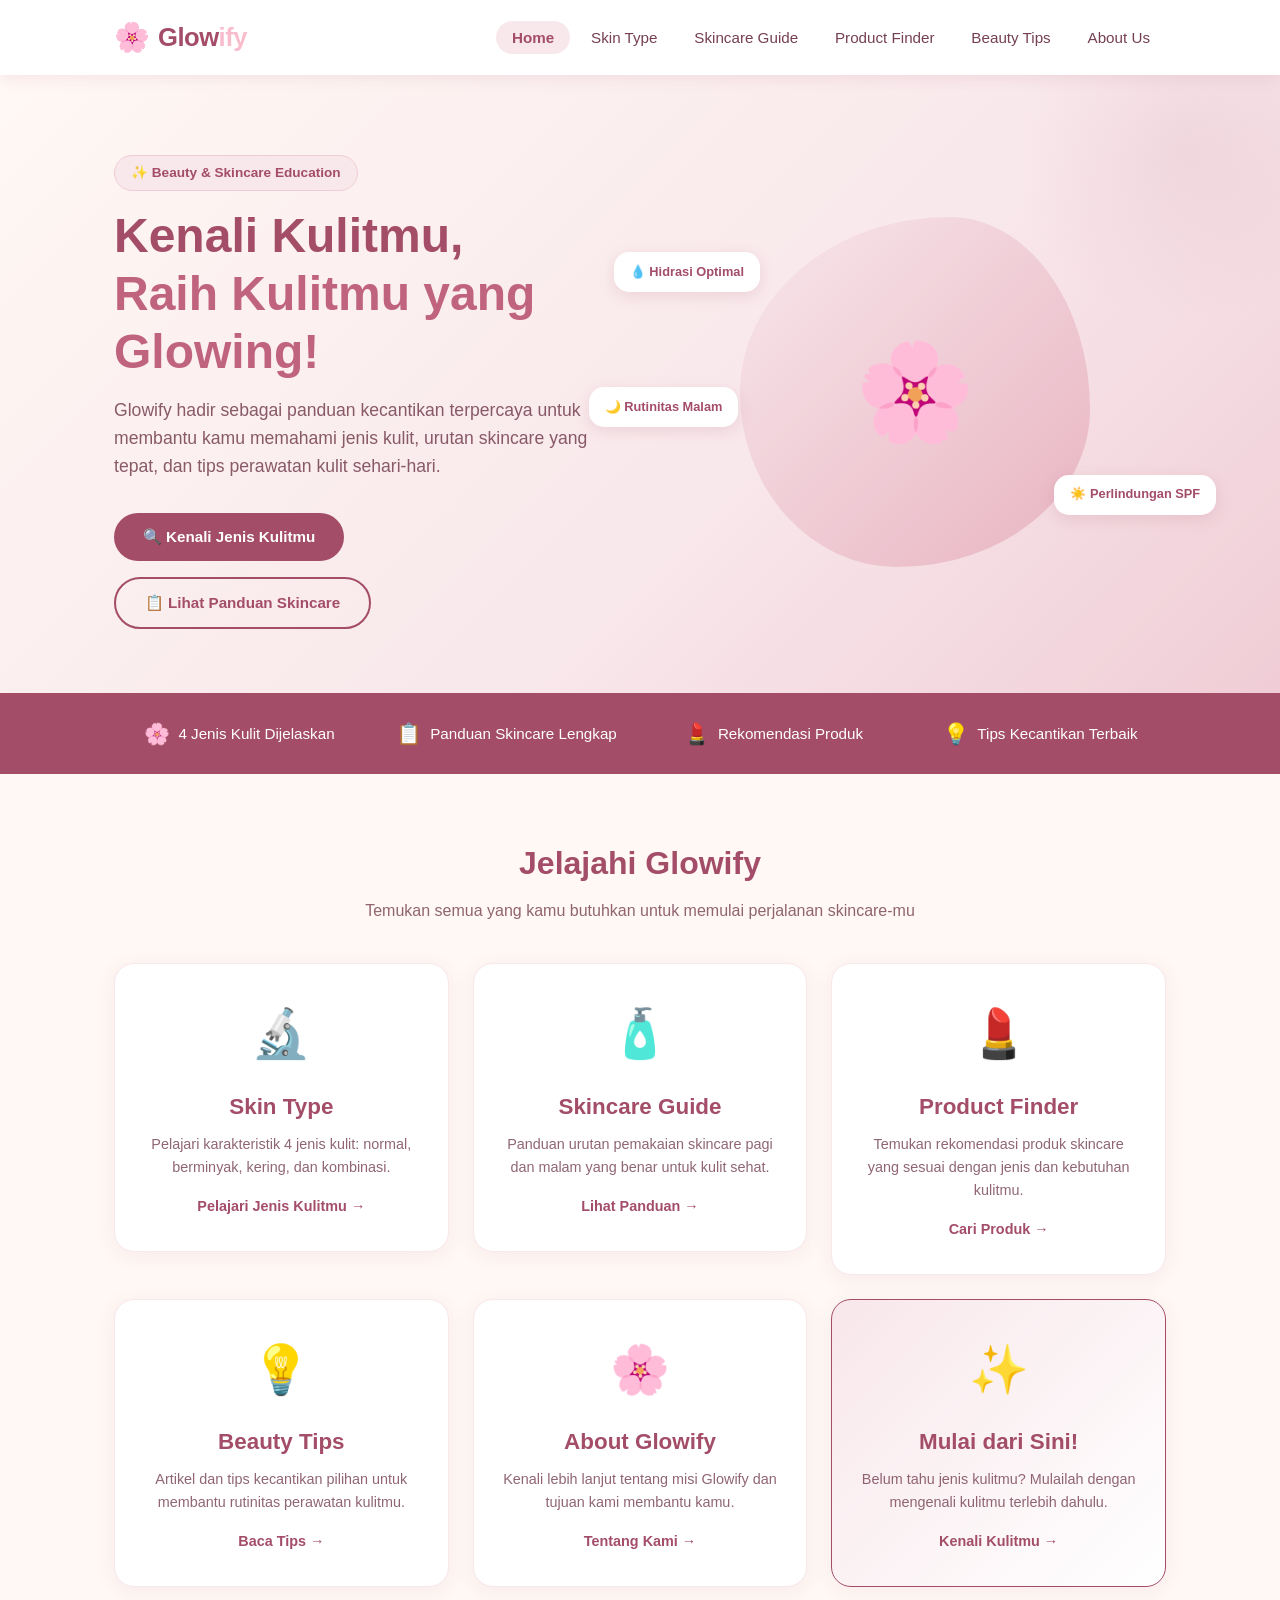
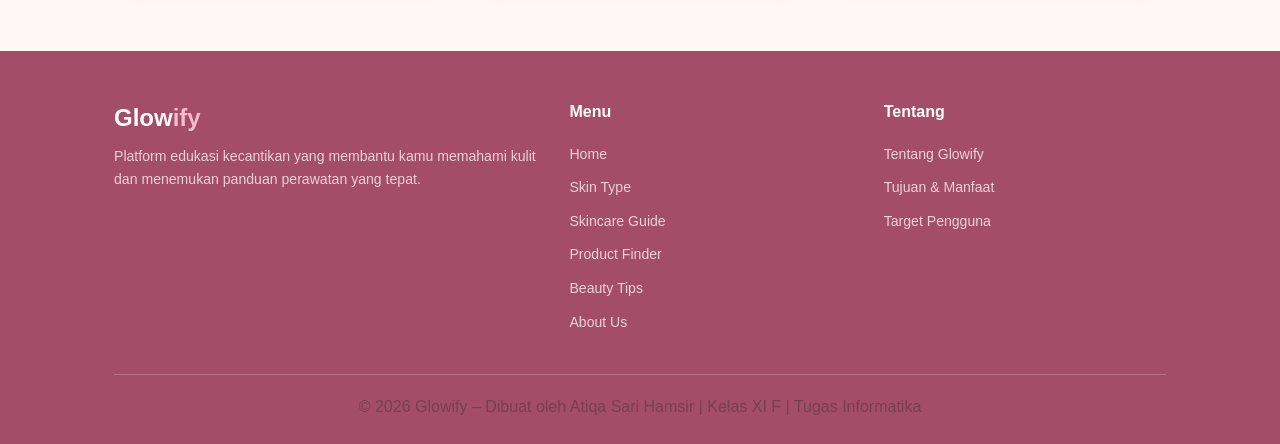
<file: index.html>
<!DOCTYPE html>
<html lang="id">
<head>
    <meta charset="UTF-8">
    <meta name="viewport" content="width=device-width, initial-scale=1.0">
    <title>Glowify – Beauty & Skincare Education</title>
    <link rel="stylesheet" href="css/style.css">
</head>
<body>

    <!-- ======= NAVBAR ======= -->
    <nav class="navbar">
        <div class="container">
            <a href="index.html" class="navbar-brand">
                <span class="logo-icon">🌸</span>
                <span class="logo-text">Glow<span>ify</span></span>
            </a>
            <ul class="nav-menu">
                <li><a href="index.html" class="active">Home</a></li>
                <li><a href="skin-type.html">Skin Type</a></li>
                <li><a href="skincare-guide.html">Skincare Guide</a></li>
                <li><a href="product-finder.html">Product Finder</a></li>
                <li><a href="beauty-tips.html">Beauty Tips</a></li>
                <li><a href="about.html">About Us</a></li>
            </ul>
        </div>
    </nav>

    <!-- ======= HERO ======= -->
    <section class="hero">
        <div class="container">
            <div class="hero-inner">
                <div class="hero-text">
                    <span class="hero-badge">✨ Beauty & Skincare Education</span>
                    <h1 class="hero-title">
                        Kenali Kulitmu,
                        <span class="highlight">Raih Kulitmu yang Glowing!</span>
                    </h1>
                    <p class="hero-desc">
                        Glowify hadir sebagai panduan kecantikan terpercaya untuk membantu kamu memahami
                        jenis kulit, urutan skincare yang tepat, dan tips perawatan kulit sehari-hari.
                    </p>
                    <div class="hero-buttons">
                        <a href="skin-type.html" class="btn btn-primary">🔍 Kenali Jenis Kulitmu</a>
                        <a href="skincare-guide.html" class="btn btn-outline">📋 Lihat Panduan Skincare</a>
                    </div>
                </div>
                <div class="hero-visual">
                    <div class="hero-blob">
                        <div class="hero-emoji-container">🌸</div>
                    </div>
                    <div class="hero-floating-cards">
                        <div class="floating-card">💧 Hidrasi Optimal</div>
                        <div class="floating-card">☀️ Perlindungan SPF</div>
                        <div class="floating-card">🌙 Rutinitas Malam</div>
                    </div>
                </div>
            </div>
        </div>
    </section>

    <!-- ======= FEATURES STRIP ======= -->
    <div class="features-strip">
        <div class="container">
            <div class="strip-item"><span>🌸</span><span>4 Jenis Kulit Dijelaskan</span></div>
            <div class="strip-item"><span>📋</span><span>Panduan Skincare Lengkap</span></div>
            <div class="strip-item"><span>💄</span><span>Rekomendasi Produk</span></div>
            <div class="strip-item"><span>💡</span><span>Tips Kecantikan Terbaik</span></div>
        </div>
    </div>

    <!-- ======= QUICK CARDS ======= -->
    <section class="quick-section">
        <div class="container">
            <h2 class="section-title">Jelajahi Glowify</h2>
            <p class="section-subtitle">Temukan semua yang kamu butuhkan untuk memulai perjalanan skincare-mu</p>
            <div class="cards-grid">
                <a href="skin-type.html" style="text-decoration:none;">
                    <div class="quick-card">
                        <div class="quick-card-icon">🔬</div>
                        <h3>Skin Type</h3>
                        <p>Pelajari karakteristik 4 jenis kulit: normal, berminyak, kering, dan kombinasi.</p>
                        <span class="quick-card-link">Pelajari Jenis Kulitmu</span>
                    </div>
                </a>
                <a href="skincare-guide.html" style="text-decoration:none;">
                    <div class="quick-card">
                        <div class="quick-card-icon">🧴</div>
                        <h3>Skincare Guide</h3>
                        <p>Panduan urutan pemakaian skincare pagi dan malam yang benar untuk kulit sehat.</p>
                        <span class="quick-card-link">Lihat Panduan</span>
                    </div>
                </a>
                <a href="product-finder.html" style="text-decoration:none;">
                    <div class="quick-card">
                        <div class="quick-card-icon">💄</div>
                        <h3>Product Finder</h3>
                        <p>Temukan rekomendasi produk skincare yang sesuai dengan jenis dan kebutuhan kulitmu.</p>
                        <span class="quick-card-link">Cari Produk</span>
                    </div>
                </a>
                <a href="beauty-tips.html" style="text-decoration:none;">
                    <div class="quick-card">
                        <div class="quick-card-icon">💡</div>
                        <h3>Beauty Tips</h3>
                        <p>Artikel dan tips kecantikan pilihan untuk membantu rutinitas perawatan kulitmu.</p>
                        <span class="quick-card-link">Baca Tips</span>
                    </div>
                </a>
                <a href="about.html" style="text-decoration:none;">
                    <div class="quick-card">
                        <div class="quick-card-icon">🌸</div>
                        <h3>About Glowify</h3>
                        <p>Kenali lebih lanjut tentang misi Glowify dan tujuan kami membantu kamu.</p>
                        <span class="quick-card-link">Tentang Kami</span>
                    </div>
                </a>
                <a href="skin-type.html" style="text-decoration:none;">
                    <div class="quick-card" style="background: linear-gradient(135deg, #F8E7EB, #fff); border-color: #A34D68;">
                        <div class="quick-card-icon">✨</div>
                        <h3>Mulai dari Sini!</h3>
                        <p>Belum tahu jenis kulitmu? Mulailah dengan mengenali kulitmu terlebih dahulu.</p>
                        <span class="quick-card-link">Kenali Kulitmu</span>
                    </div>
                </a>
            </div>
        </div>
    </section>

    <!-- ======= FOOTER ======= -->
    <footer class="footer">
        <div class="container">
            <div class="footer-grid">
                <div class="footer-brand">
                    <div class="logo-text">Glow<span>ify</span></div>
                    <p>Platform edukasi kecantikan yang membantu kamu memahami kulit dan menemukan panduan perawatan yang tepat.</p>
                </div>
                <div class="footer-col">
                    <h4>Menu</h4>
                    <ul>
                        <li><a href="index.html">Home</a></li>
                        <li><a href="skin-type.html">Skin Type</a></li>
                        <li><a href="skincare-guide.html">Skincare Guide</a></li>
                        <li><a href="product-finder.html">Product Finder</a></li>
                        <li><a href="beauty-tips.html">Beauty Tips</a></li>
                        <li><a href="about.html">About Us</a></li>
                    </ul>
                </div>
                <div class="footer-col">
                    <h4>Tentang</h4>
                    <ul>
                        <li><a href="about.html">Tentang Glowify</a></li>
                        <li><a href="about.html">Tujuan & Manfaat</a></li>
                        <li><a href="about.html">Target Pengguna</a></li>
                    </ul>
                </div>
            </div>
            <hr class="footer-divider">
            <div class="footer-bottom">
                <p>© 2026 Glowify – Dibuat oleh Atiqa Sari Hamsir | Kelas XI F | Tugas Informatika</p>
            </div>
        </div>
    </footer>

</body>
</html>
</file>
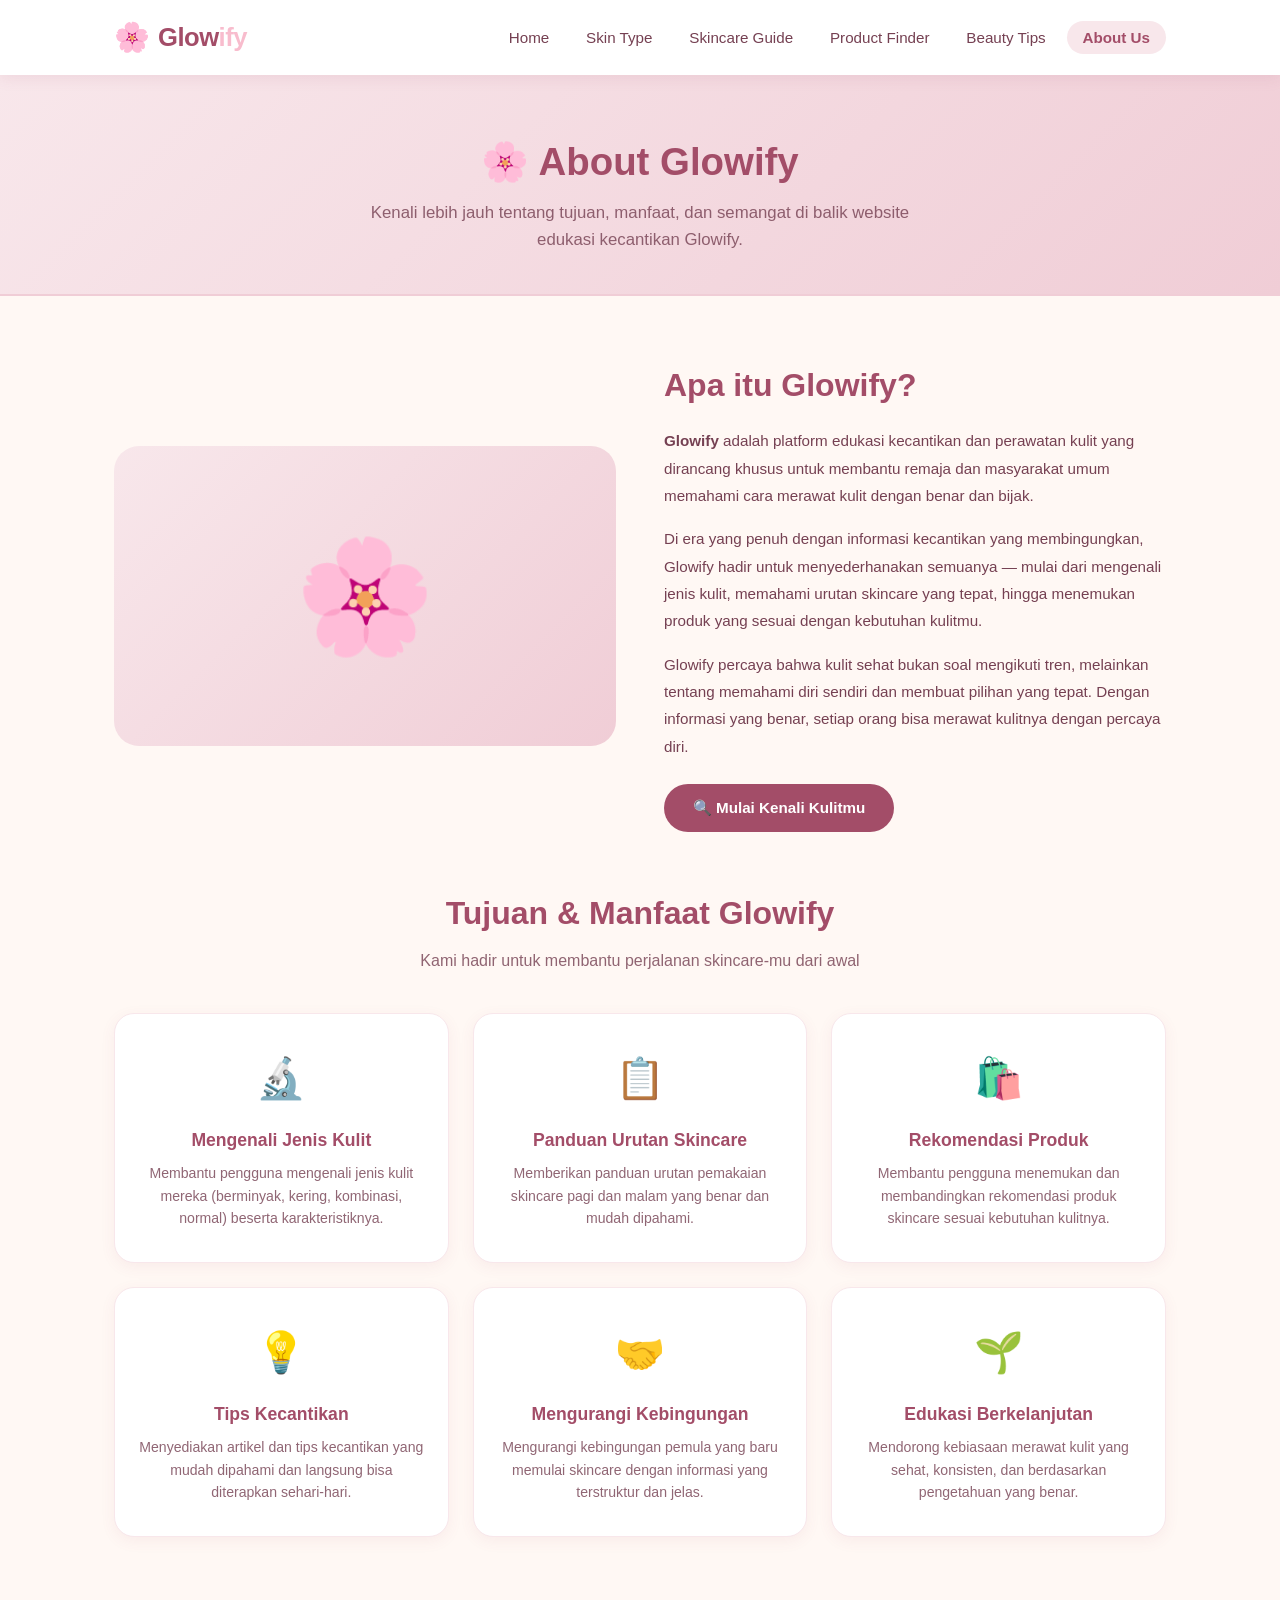
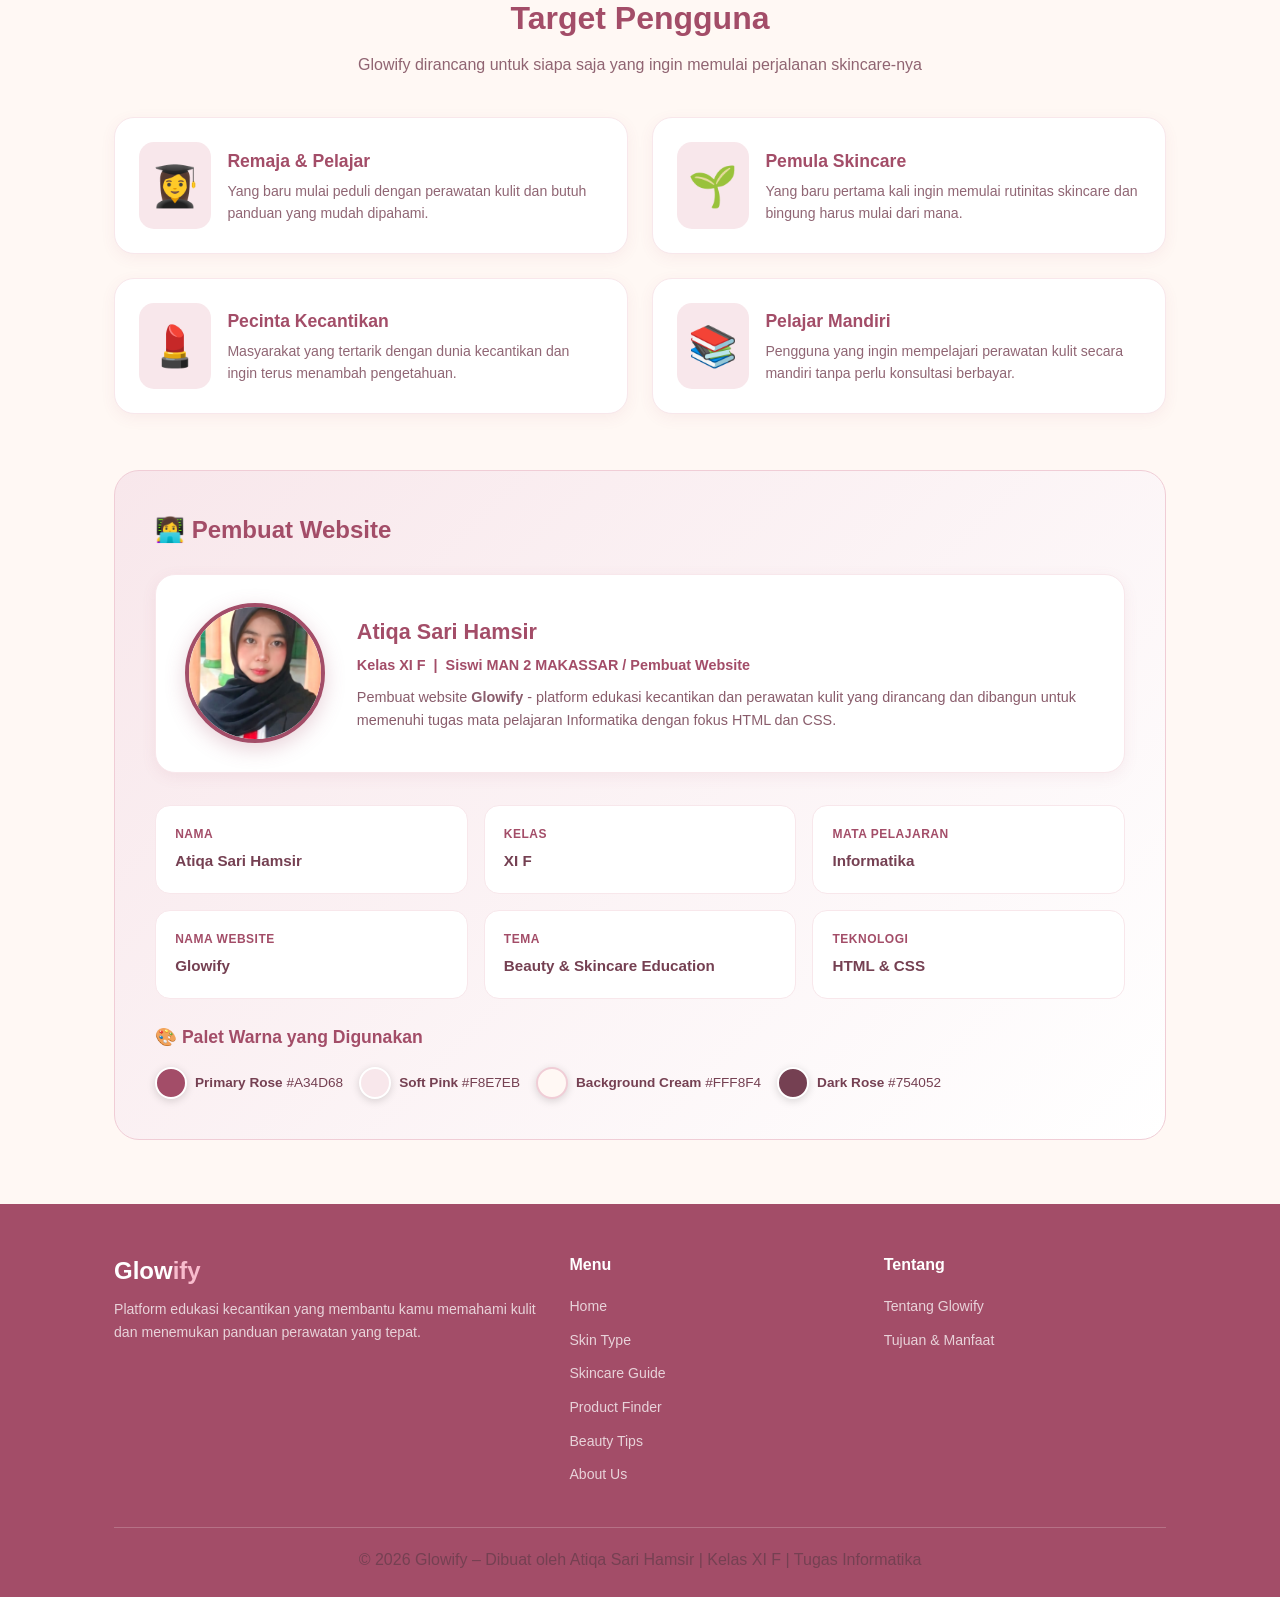
<file: about.html>
<!DOCTYPE html>
<html lang="id">
<head>
    <meta charset="UTF-8">
    <meta name="viewport" content="width=device-width, initial-scale=1.0">
    <title>About Us – Glowify</title>
    <link rel="stylesheet" href="css/style.css">
</head>
<body>

    <!-- ======= NAVBAR ======= -->
    <nav class="navbar">
        <div class="container">
            <a href="index.html" class="navbar-brand">
                <span class="logo-icon">🌸</span>
                <span class="logo-text">Glow<span>ify</span></span>
            </a>
            <ul class="nav-menu">
                <li><a href="index.html">Home</a></li>
                <li><a href="skin-type.html">Skin Type</a></li>
                <li><a href="skincare-guide.html">Skincare Guide</a></li>
                <li><a href="product-finder.html">Product Finder</a></li>
                <li><a href="beauty-tips.html">Beauty Tips</a></li>
                <li><a href="about.html" class="active">About Us</a></li>
            </ul>
        </div>
    </nav>

    <!-- ======= PAGE HEADER ======= -->
    <div class="page-header">
        <div class="container">
            <h1>🌸 About Glowify</h1>
            <p>Kenali lebih jauh tentang tujuan, manfaat, dan semangat di balik website edukasi kecantikan Glowify.</p>
        </div>
    </div>

    <!-- ======= ABOUT SECTION ======= -->
    <section class="about-section">
        <div class="container">

            <!-- Intro -->
            <div class="about-intro">
                <div class="about-visual">🌸</div>
                <div class="about-text">
                    <h2>Apa itu Glowify?</h2>
                    <p>
                        <strong>Glowify</strong> adalah platform edukasi kecantikan dan perawatan kulit yang dirancang
                        khusus untuk membantu remaja dan masyarakat umum memahami cara merawat kulit
                        dengan benar dan bijak.
                    </p>
                    <p>
                        Di era yang penuh dengan informasi kecantikan yang membingungkan, Glowify hadir
                        untuk menyederhanakan semuanya — mulai dari mengenali jenis kulit, memahami urutan
                        skincare yang tepat, hingga menemukan produk yang sesuai dengan kebutuhan kulitmu.
                    </p>
                    <p>
                        Glowify percaya bahwa kulit sehat bukan soal mengikuti tren, melainkan tentang
                        memahami diri sendiri dan membuat pilihan yang tepat. Dengan informasi yang benar,
                        setiap orang bisa merawat kulitnya dengan percaya diri.
                    </p>
                    <a href="skin-type.html" class="btn btn-primary" style="margin-top: 0.5rem;">🔍 Mulai Kenali Kulitmu</a>
                </div>
            </div>

            <!-- Goals/Manfaat -->
            <div class="about-goals">
                <h2 class="section-title">Tujuan & Manfaat Glowify</h2>
                <p class="section-subtitle">Kami hadir untuk membantu perjalanan skincare-mu dari awal</p>
                <div class="goals-grid">
                    <div class="goal-card">
                        <div class="goal-icon">🔬</div>
                        <h4>Mengenali Jenis Kulit</h4>
                        <p>Membantu pengguna mengenali jenis kulit mereka (berminyak, kering, kombinasi, normal) beserta karakteristiknya.</p>
                    </div>
                    <div class="goal-card">
                        <div class="goal-icon">📋</div>
                        <h4>Panduan Urutan Skincare</h4>
                        <p>Memberikan panduan urutan pemakaian skincare pagi dan malam yang benar dan mudah dipahami.</p>
                    </div>
                    <div class="goal-card">
                        <div class="goal-icon">🛍️</div>
                        <h4>Rekomendasi Produk</h4>
                        <p>Membantu pengguna menemukan dan membandingkan rekomendasi produk skincare sesuai kebutuhan kulitnya.</p>
                    </div>
                    <div class="goal-card">
                        <div class="goal-icon">💡</div>
                        <h4>Tips Kecantikan</h4>
                        <p>Menyediakan artikel dan tips kecantikan yang mudah dipahami dan langsung bisa diterapkan sehari-hari.</p>
                    </div>
                    <div class="goal-card">
                        <div class="goal-icon">🤝</div>
                        <h4>Mengurangi Kebingungan</h4>
                        <p>Mengurangi kebingungan pemula yang baru memulai skincare dengan informasi yang terstruktur dan jelas.</p>
                    </div>
                    <div class="goal-card">
                        <div class="goal-icon">🌱</div>
                        <h4>Edukasi Berkelanjutan</h4>
                        <p>Mendorong kebiasaan merawat kulit yang sehat, konsisten, dan berdasarkan pengetahuan yang benar.</p>
                    </div>
                </div>
            </div>

            <!-- Target Pengguna -->
            <div style="margin-bottom: 3.5rem;">
                <h2 class="section-title">Target Pengguna</h2>
                <p class="section-subtitle">Glowify dirancang untuk siapa saja yang ingin memulai perjalanan skincare-nya</p>
                <div style="display: grid; grid-template-columns: repeat(2, 1fr); gap: 1.5rem; margin-top: 2rem;">
                    <div style="background: #fff; border: 1px solid #F8E7EB; border-radius: 20px; padding: 1.5rem; display: flex; align-items: center; gap: 1rem; box-shadow: 0 4px 15px rgba(163,77,104,0.07); transition: all 0.3s ease;" onmouseover="this.style.transform='translateY(-4px)';this.style.boxShadow='0 10px 25px rgba(163,77,104,0.15)'" onmouseout="this.style.transform='translateY(0)';this.style.boxShadow='0 4px 15px rgba(163,77,104,0.07)'">
                        <div style="font-size: 2.5rem; background: #F8E7EB; padding: 0.7rem; border-radius: 15px;">👩‍🎓</div>
                        <div>
                            <h4 style="color: #A34D68; margin-bottom: 0.3rem;">Remaja & Pelajar</h4>
                            <p style="font-size: 0.88rem; opacity: 0.8;">Yang baru mulai peduli dengan perawatan kulit dan butuh panduan yang mudah dipahami.</p>
                        </div>
                    </div>
                    <div style="background: #fff; border: 1px solid #F8E7EB; border-radius: 20px; padding: 1.5rem; display: flex; align-items: center; gap: 1rem; box-shadow: 0 4px 15px rgba(163,77,104,0.07); transition: all 0.3s ease;" onmouseover="this.style.transform='translateY(-4px)';this.style.boxShadow='0 10px 25px rgba(163,77,104,0.15)'" onmouseout="this.style.transform='translateY(0)';this.style.boxShadow='0 4px 15px rgba(163,77,104,0.07)'">
                        <div style="font-size: 2.5rem; background: #F8E7EB; padding: 0.7rem; border-radius: 15px;">🌱</div>
                        <div>
                            <h4 style="color: #A34D68; margin-bottom: 0.3rem;">Pemula Skincare</h4>
                            <p style="font-size: 0.88rem; opacity: 0.8;">Yang baru pertama kali ingin memulai rutinitas skincare dan bingung harus mulai dari mana.</p>
                        </div>
                    </div>
                    <div style="background: #fff; border: 1px solid #F8E7EB; border-radius: 20px; padding: 1.5rem; display: flex; align-items: center; gap: 1rem; box-shadow: 0 4px 15px rgba(163,77,104,0.07); transition: all 0.3s ease;" onmouseover="this.style.transform='translateY(-4px)';this.style.boxShadow='0 10px 25px rgba(163,77,104,0.15)'" onmouseout="this.style.transform='translateY(0)';this.style.boxShadow='0 4px 15px rgba(163,77,104,0.07)'">
                        <div style="font-size: 2.5rem; background: #F8E7EB; padding: 0.7rem; border-radius: 15px;">💄</div>
                        <div>
                            <h4 style="color: #A34D68; margin-bottom: 0.3rem;">Pecinta Kecantikan</h4>
                            <p style="font-size: 0.88rem; opacity: 0.8;">Masyarakat yang tertarik dengan dunia kecantikan dan ingin terus menambah pengetahuan.</p>
                        </div>
                    </div>
                    <div style="background: #fff; border: 1px solid #F8E7EB; border-radius: 20px; padding: 1.5rem; display: flex; align-items: center; gap: 1rem; box-shadow: 0 4px 15px rgba(163,77,104,0.07); transition: all 0.3s ease;" onmouseover="this.style.transform='translateY(-4px)';this.style.boxShadow='0 10px 25px rgba(163,77,104,0.15)'" onmouseout="this.style.transform='translateY(0)';this.style.boxShadow='0 4px 15px rgba(163,77,104,0.07)'">
                        <div style="font-size: 2.5rem; background: #F8E7EB; padding: 0.7rem; border-radius: 15px;">📚</div>
                        <div>
                            <h4 style="color: #A34D68; margin-bottom: 0.3rem;">Pelajar Mandiri</h4>
                            <p style="font-size: 0.88rem; opacity: 0.8;">Pengguna yang ingin mempelajari perawatan kulit secara mandiri tanpa perlu konsultasi berbayar.</p>
                        </div>
                    </div>
                </div>
            </div>

            <!-- Team Info -->
            <div class="about-team">
                <h3>👩‍💻 Pembuat Website</h3>

                <!-- Foto Pembuat -->
                <div class="author-card">
                    <img
                        src="images/FotoAtiqa.jpeg"
                        alt="Foto Atiqa Sari Hamsir"
                        class="author-avatar"
                    >
                    <div class="author-details">
                        <h4>Atiqa Sari Hamsir</h4>
                        <p class="author-role">Kelas XI F &nbsp;|&nbsp; Siswi MAN 2 MAKASSAR / Pembuat Website</p>
                        <p class="author-bio">Pembuat website <strong>Glowify</strong> - platform edukasi kecantikan dan perawatan kulit yang dirancang dan dibangun untuk memenuhi tugas mata pelajaran Informatika dengan fokus HTML dan CSS.</p>
                    </div>
                </div>

                <div class="team-info">
                    <div class="team-info-item">
                        <div class="info-label">Nama</div>
                        <div class="info-value">Atiqa Sari Hamsir</div>
                    </div>
                    <div class="team-info-item">
                        <div class="info-label">Kelas</div>
                        <div class="info-value">XI F</div>
                    </div>
                    <div class="team-info-item">
                        <div class="info-label">Mata Pelajaran</div>
                        <div class="info-value">Informatika</div>
                    </div>
                    <div class="team-info-item">
                        <div class="info-label">Nama Website</div>
                        <div class="info-value">Glowify</div>
                    </div>
                    <div class="team-info-item">
                        <div class="info-label">Tema</div>
                        <div class="info-value">Beauty & Skincare Education</div>
                    </div>
                    <div class="team-info-item">
                        <div class="info-label">Teknologi</div>
                        <div class="info-value">HTML & CSS</div>
                    </div>
                </div>

                <!-- Color Palette Display -->
                <div style="margin-top: 1.5rem;">
                    <h4 style="color: #A34D68; margin-bottom: 1rem;">🎨 Palet Warna yang Digunakan</h4>
                    <div style="display: flex; gap: 1rem; flex-wrap: wrap;">
                        <div style="display: flex; align-items: center; gap: 0.5rem;">
                            <div style="width: 32px; height: 32px; border-radius: 50%; background-color: #A34D68; border: 2px solid #fff; box-shadow: 0 2px 8px rgba(0,0,0,0.15);"></div>
                            <span style="font-size: 0.85rem; color: #754052;"><strong>Primary Rose</strong> #A34D68</span>
                        </div>
                        <div style="display: flex; align-items: center; gap: 0.5rem;">
                            <div style="width: 32px; height: 32px; border-radius: 50%; background-color: #F8E7EB; border: 2px solid #fff; box-shadow: 0 2px 8px rgba(0,0,0,0.15);"></div>
                            <span style="font-size: 0.85rem; color: #754052;"><strong>Soft Pink</strong> #F8E7EB</span>
                        </div>
                        <div style="display: flex; align-items: center; gap: 0.5rem;">
                            <div style="width: 32px; height: 32px; border-radius: 50%; background-color: #FFF8F4; border: 2px solid #f0cdd6; box-shadow: 0 2px 8px rgba(0,0,0,0.15);"></div>
                            <span style="font-size: 0.85rem; color: #754052;"><strong>Background Cream</strong> #FFF8F4</span>
                        </div>
                        <div style="display: flex; align-items: center; gap: 0.5rem;">
                            <div style="width: 32px; height: 32px; border-radius: 50%; background-color: #754052; border: 2px solid #fff; box-shadow: 0 2px 8px rgba(0,0,0,0.15);"></div>
                            <span style="font-size: 0.85rem; color: #754052;"><strong>Dark Rose</strong> #754052</span>
                        </div>
                    </div>
                </div>
            </div>

        </div>
    </section>

    <!-- ======= FOOTER ======= -->
    <footer class="footer">
        <div class="container">
            <div class="footer-grid">
                <div class="footer-brand">
                    <div class="logo-text">Glow<span>ify</span></div>
                    <p>Platform edukasi kecantikan yang membantu kamu memahami kulit dan menemukan panduan perawatan yang tepat.</p>
                </div>
                <div class="footer-col">
                    <h4>Menu</h4>
                    <ul>
                        <li><a href="index.html">Home</a></li>
                        <li><a href="skin-type.html">Skin Type</a></li>
                        <li><a href="skincare-guide.html">Skincare Guide</a></li>
                        <li><a href="product-finder.html">Product Finder</a></li>
                        <li><a href="beauty-tips.html">Beauty Tips</a></li>
                        <li><a href="about.html">About Us</a></li>
                    </ul>
                </div>
                <div class="footer-col">
                    <h4>Tentang</h4>
                    <ul>
                        <li><a href="about.html">Tentang Glowify</a></li>
                        <li><a href="about.html">Tujuan & Manfaat</a></li>
                    </ul>
                </div>
            </div>
            <hr class="footer-divider">
            <div class="footer-bottom">
                <p>© 2026 Glowify – Dibuat oleh Atiqa Sari Hamsir | Kelas XI F | Tugas Informatika</p>
            </div>
        </div>
    </footer>

</body>
</html>
</file>
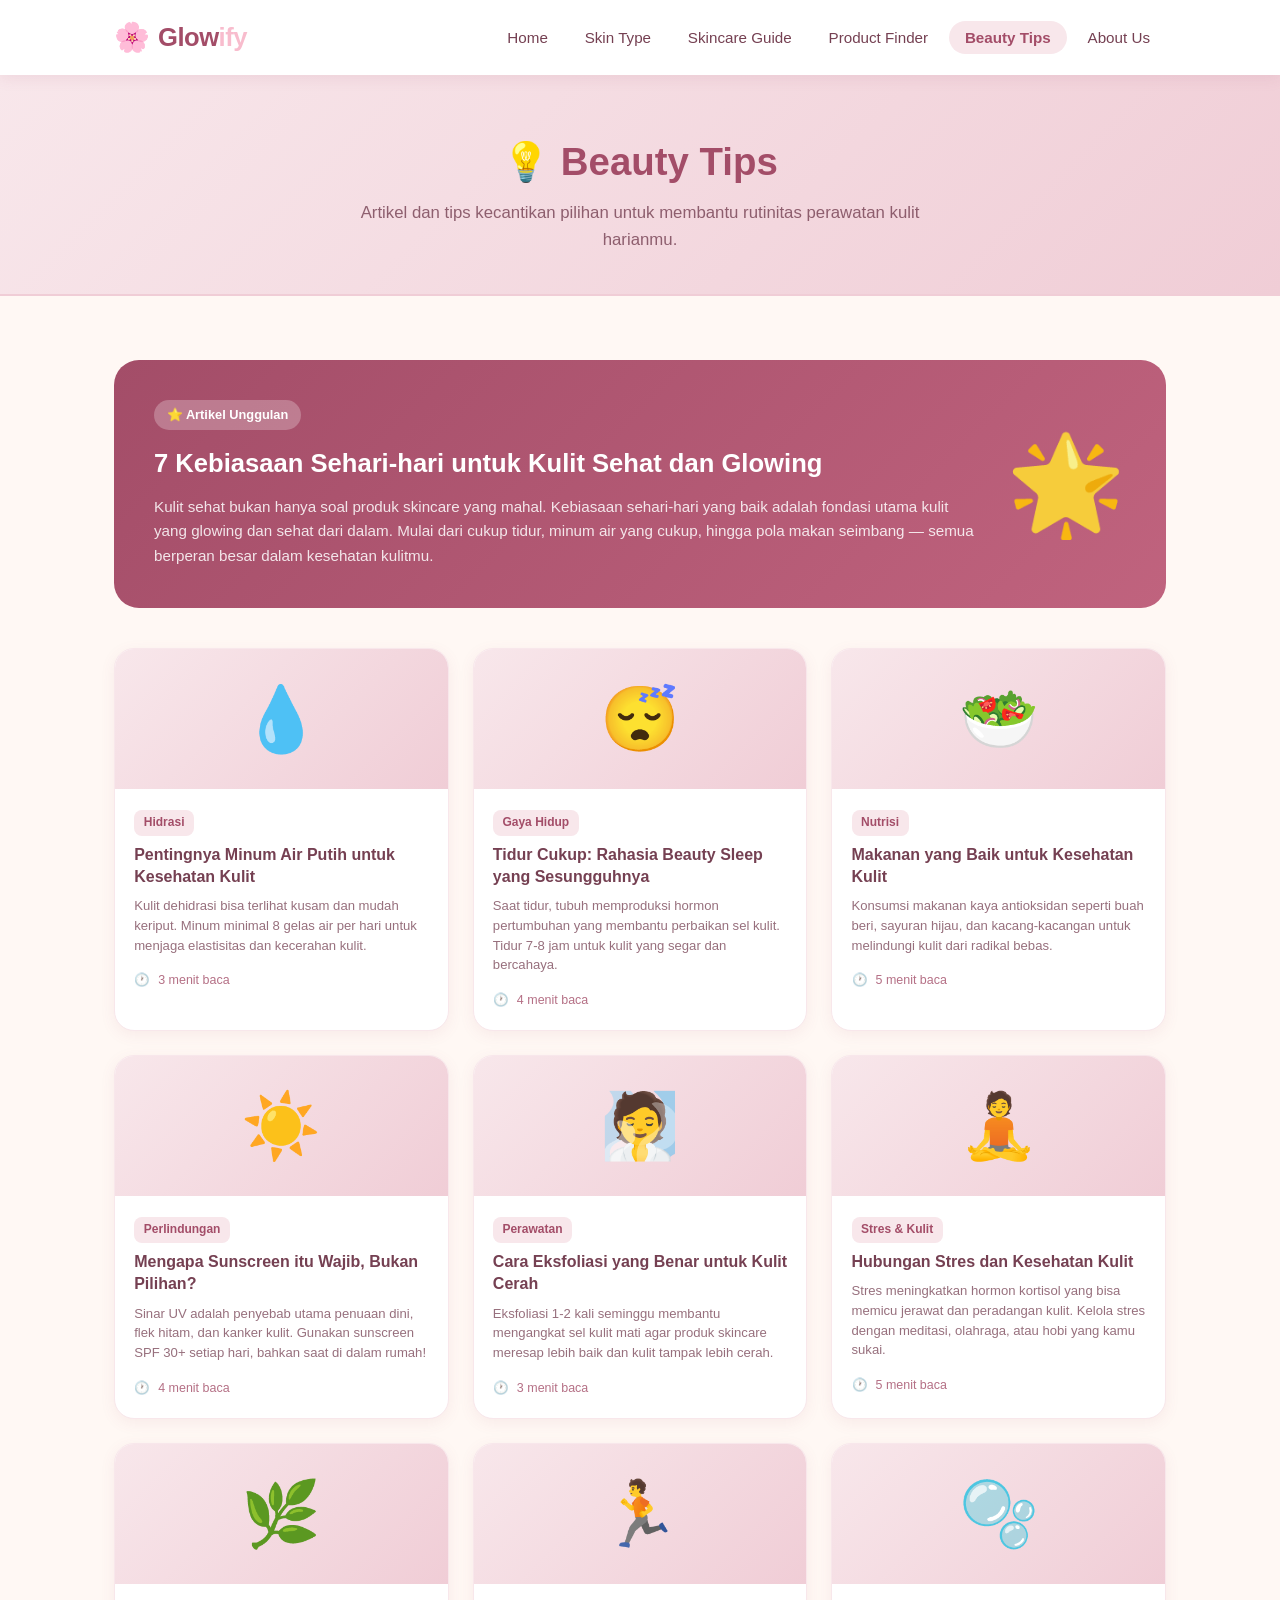
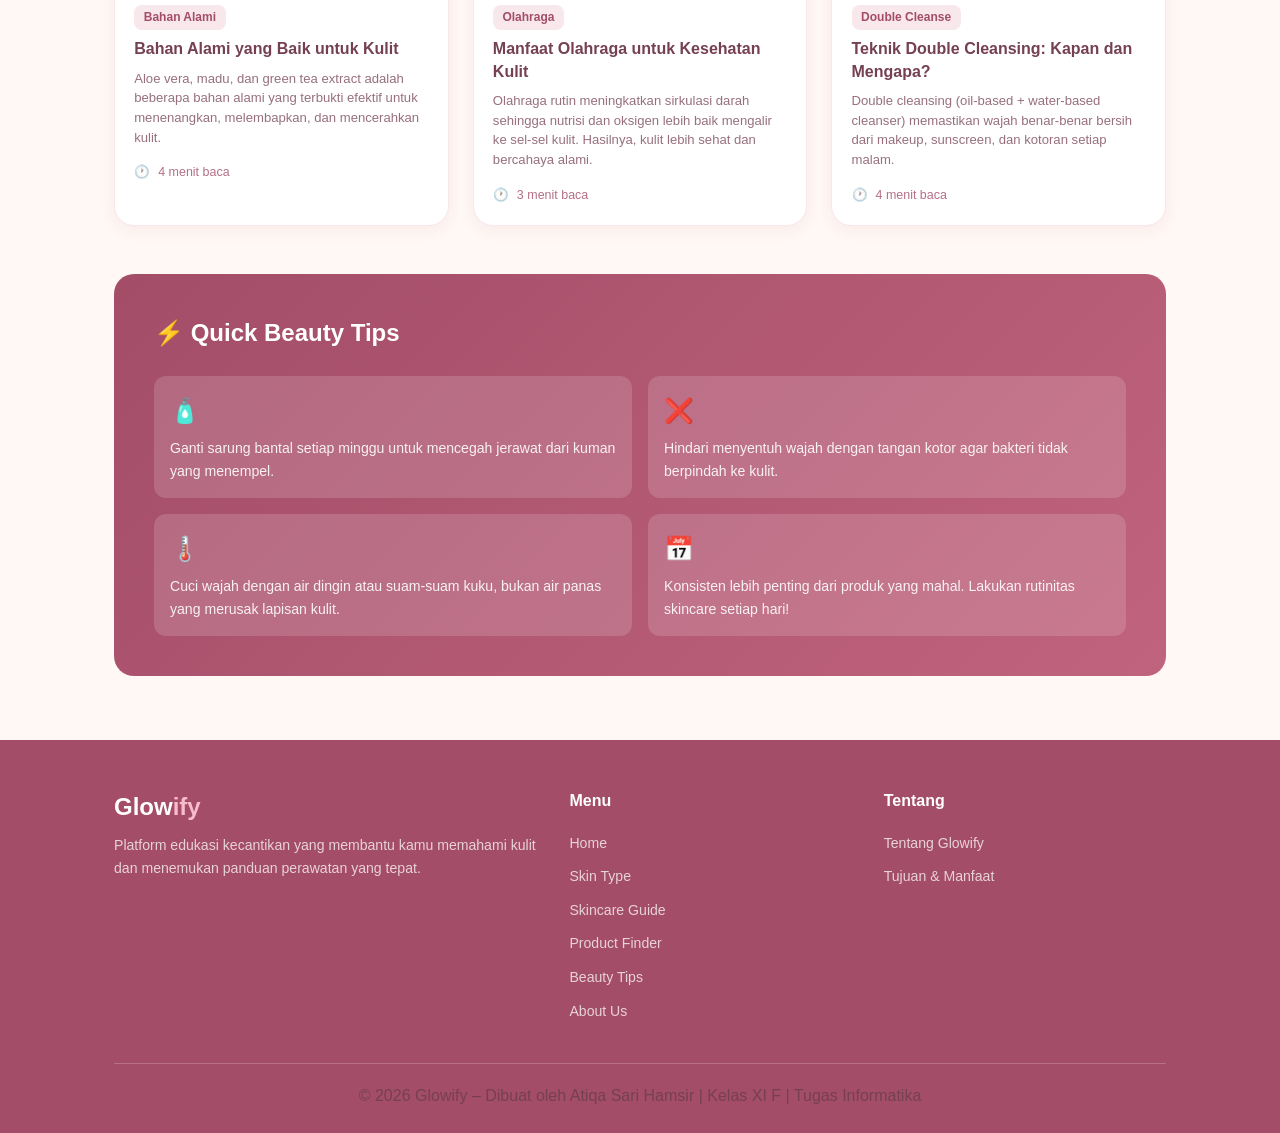
<file: beauty-tips.html>
<!DOCTYPE html>
<html lang="id">
<head>
    <meta charset="UTF-8">
    <meta name="viewport" content="width=device-width, initial-scale=1.0">
    <title>Beauty Tips – Glowify</title>
    <link rel="stylesheet" href="css/style.css">
</head>
<body>

    <!-- ======= NAVBAR ======= -->
    <nav class="navbar">
        <div class="container">
            <a href="index.html" class="navbar-brand">
                <span class="logo-icon">🌸</span>
                <span class="logo-text">Glow<span>ify</span></span>
            </a>
            <ul class="nav-menu">
                <li><a href="index.html">Home</a></li>
                <li><a href="skin-type.html">Skin Type</a></li>
                <li><a href="skincare-guide.html">Skincare Guide</a></li>
                <li><a href="product-finder.html">Product Finder</a></li>
                <li><a href="beauty-tips.html" class="active">Beauty Tips</a></li>
                <li><a href="about.html">About Us</a></li>
            </ul>
        </div>
    </nav>

    <!-- ======= PAGE HEADER ======= -->
    <div class="page-header">
        <div class="container">
            <h1>💡 Beauty Tips</h1>
            <p>Artikel dan tips kecantikan pilihan untuk membantu rutinitas perawatan kulit harianmu.</p>
        </div>
    </div>

    <!-- ======= TIPS SECTION ======= -->
    <section class="tips-section">
        <div class="container">

            <!-- Featured Article -->
            <div class="tips-featured">
                <div>
                    <span class="tips-featured-badge">⭐ Artikel Unggulan</span>
                    <h2>7 Kebiasaan Sehari-hari untuk Kulit Sehat dan Glowing</h2>
                    <p>Kulit sehat bukan hanya soal produk skincare yang mahal. Kebiasaan sehari-hari yang baik adalah fondasi utama kulit yang glowing dan sehat dari dalam. Mulai dari cukup tidur, minum air yang cukup, hingga pola makan seimbang — semua berperan besar dalam kesehatan kulitmu.</p>
                </div>
                <div class="tips-featured-icon">🌟</div>
            </div>

            <!-- Article Grid -->
            <div class="articles-grid">

                <!-- Article 1 -->
                <div class="article-card">
                    <div class="article-img">💧</div>
                    <div class="article-body">
                        <span class="article-tag">Hidrasi</span>
                        <h4>Pentingnya Minum Air Putih untuk Kesehatan Kulit</h4>
                        <p>Kulit dehidrasi bisa terlihat kusam dan mudah keriput. Minum minimal 8 gelas air per hari untuk menjaga elastisitas dan kecerahan kulit.</p>
                        <div class="article-meta">
                            <span>🕐</span><span>3 menit baca</span>
                        </div>
                    </div>
                </div>

                <!-- Article 2 -->
                <div class="article-card">
                    <div class="article-img">😴</div>
                    <div class="article-body">
                        <span class="article-tag">Gaya Hidup</span>
                        <h4>Tidur Cukup: Rahasia Beauty Sleep yang Sesungguhnya</h4>
                        <p>Saat tidur, tubuh memproduksi hormon pertumbuhan yang membantu perbaikan sel kulit. Tidur 7-8 jam untuk kulit yang segar dan bercahaya.</p>
                        <div class="article-meta">
                            <span>🕐</span><span>4 menit baca</span>
                        </div>
                    </div>
                </div>

                <!-- Article 3 -->
                <div class="article-card">
                    <div class="article-img">🥗</div>
                    <div class="article-body">
                        <span class="article-tag">Nutrisi</span>
                        <h4>Makanan yang Baik untuk Kesehatan Kulit</h4>
                        <p>Konsumsi makanan kaya antioksidan seperti buah beri, sayuran hijau, dan kacang-kacangan untuk melindungi kulit dari radikal bebas.</p>
                        <div class="article-meta">
                            <span>🕐</span><span>5 menit baca</span>
                        </div>
                    </div>
                </div>

                <!-- Article 4 -->
                <div class="article-card">
                    <div class="article-img">☀️</div>
                    <div class="article-body">
                        <span class="article-tag">Perlindungan</span>
                        <h4>Mengapa Sunscreen itu Wajib, Bukan Pilihan?</h4>
                        <p>Sinar UV adalah penyebab utama penuaan dini, flek hitam, dan kanker kulit. Gunakan sunscreen SPF 30+ setiap hari, bahkan saat di dalam rumah!</p>
                        <div class="article-meta">
                            <span>🕐</span><span>4 menit baca</span>
                        </div>
                    </div>
                </div>

                <!-- Article 5 -->
                <div class="article-card">
                    <div class="article-img">🧖</div>
                    <div class="article-body">
                        <span class="article-tag">Perawatan</span>
                        <h4>Cara Eksfoliasi yang Benar untuk Kulit Cerah</h4>
                        <p>Eksfoliasi 1-2 kali seminggu membantu mengangkat sel kulit mati agar produk skincare meresap lebih baik dan kulit tampak lebih cerah.</p>
                        <div class="article-meta">
                            <span>🕐</span><span>3 menit baca</span>
                        </div>
                    </div>
                </div>

                <!-- Article 6 -->
                <div class="article-card">
                    <div class="article-img">🧘</div>
                    <div class="article-body">
                        <span class="article-tag">Stres & Kulit</span>
                        <h4>Hubungan Stres dan Kesehatan Kulit</h4>
                        <p>Stres meningkatkan hormon kortisol yang bisa memicu jerawat dan peradangan kulit. Kelola stres dengan meditasi, olahraga, atau hobi yang kamu sukai.</p>
                        <div class="article-meta">
                            <span>🕐</span><span>5 menit baca</span>
                        </div>
                    </div>
                </div>

                <!-- Article 7 -->
                <div class="article-card">
                    <div class="article-img">🌿</div>
                    <div class="article-body">
                        <span class="article-tag">Bahan Alami</span>
                        <h4>Bahan Alami yang Baik untuk Kulit</h4>
                        <p>Aloe vera, madu, dan green tea extract adalah beberapa bahan alami yang terbukti efektif untuk menenangkan, melembapkan, dan mencerahkan kulit.</p>
                        <div class="article-meta">
                            <span>🕐</span><span>4 menit baca</span>
                        </div>
                    </div>
                </div>

                <!-- Article 8 -->
                <div class="article-card">
                    <div class="article-img">🏃</div>
                    <div class="article-body">
                        <span class="article-tag">Olahraga</span>
                        <h4>Manfaat Olahraga untuk Kesehatan Kulit</h4>
                        <p>Olahraga rutin meningkatkan sirkulasi darah sehingga nutrisi dan oksigen lebih baik mengalir ke sel-sel kulit. Hasilnya, kulit lebih sehat dan bercahaya alami.</p>
                        <div class="article-meta">
                            <span>🕐</span><span>3 menit baca</span>
                        </div>
                    </div>
                </div>

                <!-- Article 9 -->
                <div class="article-card">
                    <div class="article-img">🫧</div>
                    <div class="article-body">
                        <span class="article-tag">Double Cleanse</span>
                        <h4>Teknik Double Cleansing: Kapan dan Mengapa?</h4>
                        <p>Double cleansing (oil-based + water-based cleanser) memastikan wajah benar-benar bersih dari makeup, sunscreen, dan kotoran setiap malam.</p>
                        <div class="article-meta">
                            <span>🕐</span><span>4 menit baca</span>
                        </div>
                    </div>
                </div>

            </div>

            <!-- Quick Tips Box -->
            <div style="margin-top: 3rem; background: linear-gradient(135deg, #A34D68, #c0637e); border-radius: 20px; padding: 2.5rem; color: white;">
                <h3 style="color: #fff; font-size: 1.5rem; margin-bottom: 1.5rem;">⚡ Quick Beauty Tips</h3>
                <div style="display: grid; grid-template-columns: repeat(2, 1fr); gap: 1rem;">
                    <div style="background: rgba(255,255,255,0.15); border-radius: 12px; padding: 1rem;">
                        <div style="font-size: 1.5rem; margin-bottom: 0.4rem;">🧴</div>
                        <p style="color: rgba(255,255,255,0.9); font-size: 0.88rem; margin:0;">Ganti sarung bantal setiap minggu untuk mencegah jerawat dari kuman yang menempel.</p>
                    </div>
                    <div style="background: rgba(255,255,255,0.15); border-radius: 12px; padding: 1rem;">
                        <div style="font-size: 1.5rem; margin-bottom: 0.4rem;">❌</div>
                        <p style="color: rgba(255,255,255,0.9); font-size: 0.88rem; margin:0;">Hindari menyentuh wajah dengan tangan kotor agar bakteri tidak berpindah ke kulit.</p>
                    </div>
                    <div style="background: rgba(255,255,255,0.15); border-radius: 12px; padding: 1rem;">
                        <div style="font-size: 1.5rem; margin-bottom: 0.4rem;">🌡️</div>
                        <p style="color: rgba(255,255,255,0.9); font-size: 0.88rem; margin:0;">Cuci wajah dengan air dingin atau suam-suam kuku, bukan air panas yang merusak lapisan kulit.</p>
                    </div>
                    <div style="background: rgba(255,255,255,0.15); border-radius: 12px; padding: 1rem;">
                        <div style="font-size: 1.5rem; margin-bottom: 0.4rem;">📅</div>
                        <p style="color: rgba(255,255,255,0.9); font-size: 0.88rem; margin:0;">Konsisten lebih penting dari produk yang mahal. Lakukan rutinitas skincare setiap hari!</p>
                    </div>
                </div>
            </div>

        </div>
    </section>

    <!-- ======= FOOTER ======= -->
    <footer class="footer">
        <div class="container">
            <div class="footer-grid">
                <div class="footer-brand">
                    <div class="logo-text">Glow<span>ify</span></div>
                    <p>Platform edukasi kecantikan yang membantu kamu memahami kulit dan menemukan panduan perawatan yang tepat.</p>
                </div>
                <div class="footer-col">
                    <h4>Menu</h4>
                    <ul>
                        <li><a href="index.html">Home</a></li>
                        <li><a href="skin-type.html">Skin Type</a></li>
                        <li><a href="skincare-guide.html">Skincare Guide</a></li>
                        <li><a href="product-finder.html">Product Finder</a></li>
                        <li><a href="beauty-tips.html">Beauty Tips</a></li>
                        <li><a href="about.html">About Us</a></li>
                    </ul>
                </div>
                <div class="footer-col">
                    <h4>Tentang</h4>
                    <ul>
                        <li><a href="about.html">Tentang Glowify</a></li>
                        <li><a href="about.html">Tujuan & Manfaat</a></li>
                    </ul>
                </div>
            </div>
            <hr class="footer-divider">
            <div class="footer-bottom">
                <p>© 2026 Glowify – Dibuat oleh Atiqa Sari Hamsir | Kelas XI F | Tugas Informatika</p>
            </div>
        </div>
    </footer>

</body>
</html>
</file>
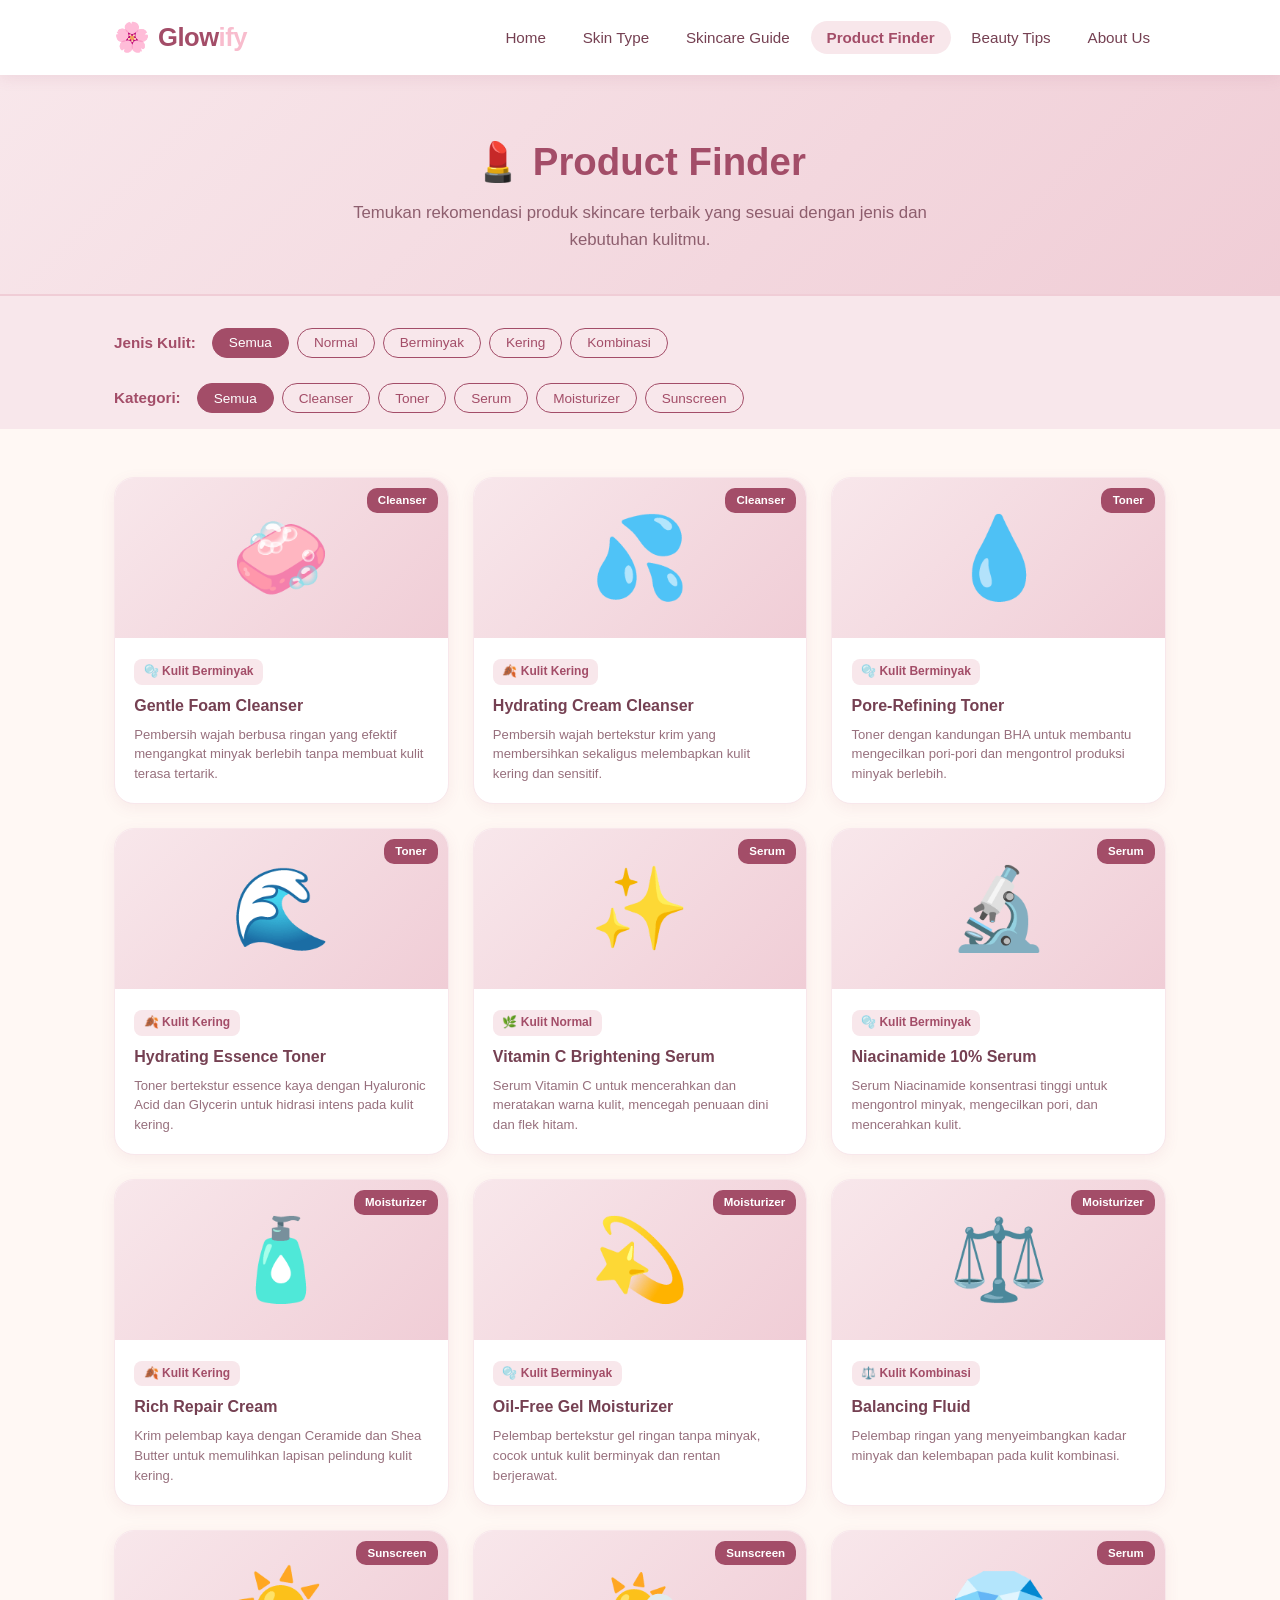
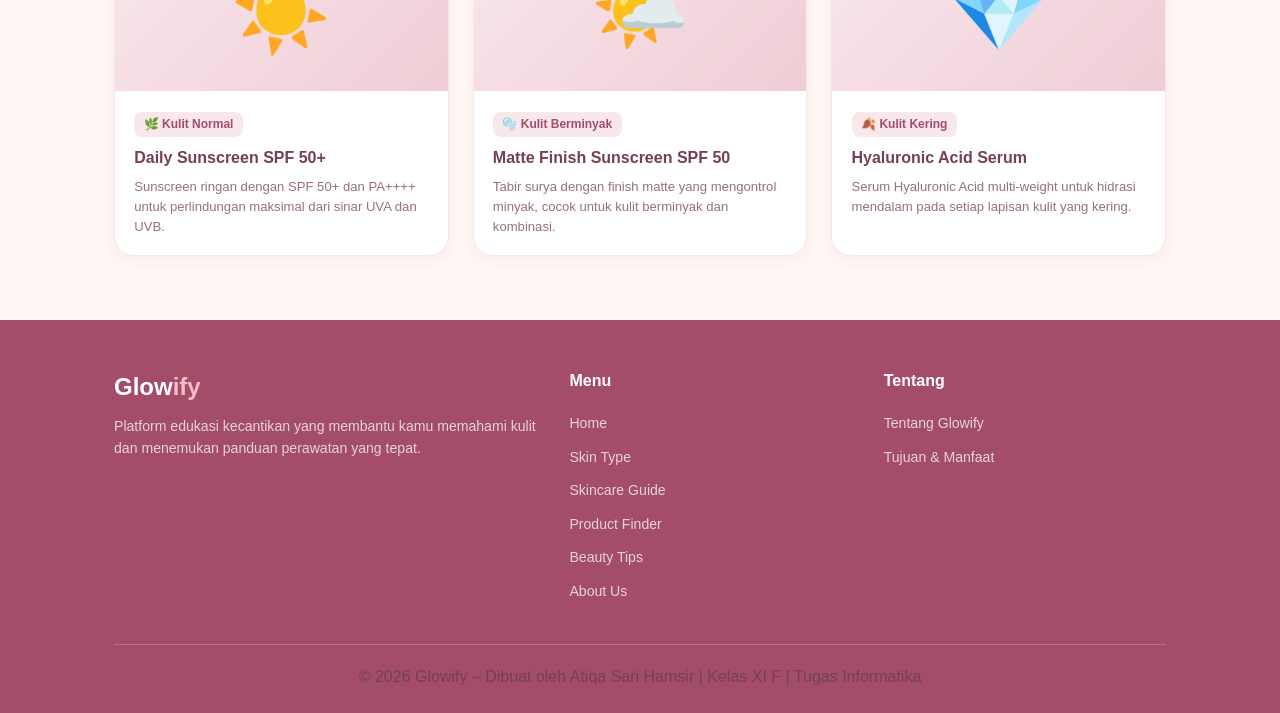
<file: product-finder.html>
<!DOCTYPE html>
<html lang="id">
<head>
    <meta charset="UTF-8">
    <meta name="viewport" content="width=device-width, initial-scale=1.0">
    <title>Product Finder – Glowify</title>
    <link rel="stylesheet" href="css/style.css">
</head>
<body>

    <!-- ======= NAVBAR ======= -->
    <nav class="navbar">
        <div class="container">
            <a href="index.html" class="navbar-brand">
                <span class="logo-icon">🌸</span>
                <span class="logo-text">Glow<span>ify</span></span>
            </a>
            <ul class="nav-menu">
                <li><a href="index.html">Home</a></li>
                <li><a href="skin-type.html">Skin Type</a></li>
                <li><a href="skincare-guide.html">Skincare Guide</a></li>
                <li><a href="product-finder.html" class="active">Product Finder</a></li>
                <li><a href="beauty-tips.html">Beauty Tips</a></li>
                <li><a href="about.html">About Us</a></li>
            </ul>
        </div>
    </nav>

    <!-- ======= PAGE HEADER ======= -->
    <div class="page-header">
        <div class="container">
            <h1>💄 Product Finder</h1>
            <p>Temukan rekomendasi produk skincare terbaik yang sesuai dengan jenis dan kebutuhan kulitmu.</p>
        </div>
    </div>

    <!-- ======= FILTER SECTION ======= -->
    <div class="product-filter-section">
        <div class="container">
            <div class="filter-row">
                <span class="filter-label">Jenis Kulit:</span>
                <div class="filter-tags" id="skin-filter">
                    <button class="filter-tag active" onclick="filterProducts('all', 'skin-filter', this)">Semua</button>
                    <button class="filter-tag" onclick="filterProducts('normal', 'skin-filter', this)">Normal</button>
                    <button class="filter-tag" onclick="filterProducts('berminyak', 'skin-filter', this)">Berminyak</button>
                    <button class="filter-tag" onclick="filterProducts('kering', 'skin-filter', this)">Kering</button>
                    <button class="filter-tag" onclick="filterProducts('kombinasi', 'skin-filter', this)">Kombinasi</button>
                </div>
            </div>
            <br>
            <div class="filter-row">
                <span class="filter-label">Kategori:</span>
                <div class="filter-tags" id="cat-filter">
                    <button class="filter-tag active" onclick="filterCategory('all', this)">Semua</button>
                    <button class="filter-tag" onclick="filterCategory('cleanser', this)">Cleanser</button>
                    <button class="filter-tag" onclick="filterCategory('toner', this)">Toner</button>
                    <button class="filter-tag" onclick="filterCategory('serum', this)">Serum</button>
                    <button class="filter-tag" onclick="filterCategory('moisturizer', this)">Moisturizer</button>
                    <button class="filter-tag" onclick="filterCategory('sunscreen', this)">Sunscreen</button>
                </div>
            </div>
        </div>
    </div>

    <!-- ======= PRODUCTS SECTION ======= -->
    <section class="products-section">
        <div class="container">
            <div class="products-grid" id="products-grid">

                <!-- Product 1 -->
                <div class="product-card" data-skin="berminyak" data-cat="cleanser">
                    <div class="product-img-wrap">
                        🧼
                        <span class="product-category-badge">Cleanser</span>
                    </div>
                    <div class="product-info">
                        <span class="product-skin-type">🫧 Kulit Berminyak</span>
                        <h4>Gentle Foam Cleanser</h4>
                        <p>Pembersih wajah berbusa ringan yang efektif mengangkat minyak berlebih tanpa membuat kulit terasa tertarik.</p>
                    </div>
                </div>

                <!-- Product 2 -->
                <div class="product-card" data-skin="kering" data-cat="cleanser">
                    <div class="product-img-wrap">
                        💦
                        <span class="product-category-badge">Cleanser</span>
                    </div>
                    <div class="product-info">
                        <span class="product-skin-type">🍂 Kulit Kering</span>
                        <h4>Hydrating Cream Cleanser</h4>
                        <p>Pembersih wajah bertekstur krim yang membersihkan sekaligus melembapkan kulit kering dan sensitif.</p>
                    </div>
                </div>

                <!-- Product 3 -->
                <div class="product-card" data-skin="berminyak" data-cat="toner">
                    <div class="product-img-wrap">
                        💧
                        <span class="product-category-badge">Toner</span>
                    </div>
                    <div class="product-info">
                        <span class="product-skin-type">🫧 Kulit Berminyak</span>
                        <h4>Pore-Refining Toner</h4>
                        <p>Toner dengan kandungan BHA untuk membantu mengecilkan pori-pori dan mengontrol produksi minyak berlebih.</p>
                    </div>
                </div>

                <!-- Product 4 -->
                <div class="product-card" data-skin="kering" data-cat="toner">
                    <div class="product-img-wrap">
                        🌊
                        <span class="product-category-badge">Toner</span>
                    </div>
                    <div class="product-info">
                        <span class="product-skin-type">🍂 Kulit Kering</span>
                        <h4>Hydrating Essence Toner</h4>
                        <p>Toner bertekstur essence kaya dengan Hyaluronic Acid dan Glycerin untuk hidrasi intens pada kulit kering.</p>
                    </div>
                </div>

                <!-- Product 5 -->
                <div class="product-card" data-skin="normal" data-cat="serum">
                    <div class="product-img-wrap">
                        ✨
                        <span class="product-category-badge">Serum</span>
                    </div>
                    <div class="product-info">
                        <span class="product-skin-type">🌿 Kulit Normal</span>
                        <h4>Vitamin C Brightening Serum</h4>
                        <p>Serum Vitamin C untuk mencerahkan dan meratakan warna kulit, mencegah penuaan dini dan flek hitam.</p>
                    </div>
                </div>

                <!-- Product 6 -->
                <div class="product-card" data-skin="berminyak" data-cat="serum">
                    <div class="product-img-wrap">
                        🔬
                        <span class="product-category-badge">Serum</span>
                    </div>
                    <div class="product-info">
                        <span class="product-skin-type">🫧 Kulit Berminyak</span>
                        <h4>Niacinamide 10% Serum</h4>
                        <p>Serum Niacinamide konsentrasi tinggi untuk mengontrol minyak, mengecilkan pori, dan mencerahkan kulit.</p>
                    </div>
                </div>

                <!-- Product 7 -->
                <div class="product-card" data-skin="kering" data-cat="moisturizer">
                    <div class="product-img-wrap">
                        🧴
                        <span class="product-category-badge">Moisturizer</span>
                    </div>
                    <div class="product-info">
                        <span class="product-skin-type">🍂 Kulit Kering</span>
                        <h4>Rich Repair Cream</h4>
                        <p>Krim pelembap kaya dengan Ceramide dan Shea Butter untuk memulihkan lapisan pelindung kulit kering.</p>
                    </div>
                </div>

                <!-- Product 8 -->
                <div class="product-card" data-skin="berminyak" data-cat="moisturizer">
                    <div class="product-img-wrap">
                        💫
                        <span class="product-category-badge">Moisturizer</span>
                    </div>
                    <div class="product-info">
                        <span class="product-skin-type">🫧 Kulit Berminyak</span>
                        <h4>Oil-Free Gel Moisturizer</h4>
                        <p>Pelembap bertekstur gel ringan tanpa minyak, cocok untuk kulit berminyak dan rentan berjerawat.</p>
                    </div>
                </div>

                <!-- Product 9 -->
                <div class="product-card" data-skin="kombinasi" data-cat="moisturizer">
                    <div class="product-img-wrap">
                        ⚖️
                        <span class="product-category-badge">Moisturizer</span>
                    </div>
                    <div class="product-info">
                        <span class="product-skin-type">⚖️ Kulit Kombinasi</span>
                        <h4>Balancing Fluid</h4>
                        <p>Pelembap ringan yang menyeimbangkan kadar minyak dan kelembapan pada kulit kombinasi.</p>
                    </div>
                </div>

                <!-- Product 10 -->
                <div class="product-card" data-skin="normal" data-cat="sunscreen">
                    <div class="product-img-wrap">
                        ☀️
                        <span class="product-category-badge">Sunscreen</span>
                    </div>
                    <div class="product-info">
                        <span class="product-skin-type">🌿 Kulit Normal</span>
                        <h4>Daily Sunscreen SPF 50+</h4>
                        <p>Sunscreen ringan dengan SPF 50+ dan PA++++ untuk perlindungan maksimal dari sinar UVA dan UVB.</p>
                    </div>
                </div>

                <!-- Product 11 -->
                <div class="product-card" data-skin="berminyak" data-cat="sunscreen">
                    <div class="product-img-wrap">
                        🌤️
                        <span class="product-category-badge">Sunscreen</span>
                    </div>
                    <div class="product-info">
                        <span class="product-skin-type">🫧 Kulit Berminyak</span>
                        <h4>Matte Finish Sunscreen SPF 50</h4>
                        <p>Tabir surya dengan finish matte yang mengontrol minyak, cocok untuk kulit berminyak dan kombinasi.</p>
                    </div>
                </div>

                <!-- Product 12 -->
                <div class="product-card" data-skin="kering" data-cat="serum">
                    <div class="product-img-wrap">
                        💎
                        <span class="product-category-badge">Serum</span>
                    </div>
                    <div class="product-info">
                        <span class="product-skin-type">🍂 Kulit Kering</span>
                        <h4>Hyaluronic Acid Serum</h4>
                        <p>Serum Hyaluronic Acid multi-weight untuk hidrasi mendalam pada setiap lapisan kulit yang kering.</p>
                    </div>
                </div>

            </div>

            <!-- No result message -->
            <div id="no-result" style="display:none; text-align:center; padding: 3rem 0; color: #A34D68;">
                <div style="font-size: 3rem; margin-bottom: 1rem;">🔍</div>
                <h3>Tidak ada produk yang ditemukan</h3>
                <p style="opacity:0.7;">Coba pilih filter yang berbeda</p>
            </div>

        </div>
    </section>

    <!-- ======= FOOTER ======= -->
    <footer class="footer">
        <div class="container">
            <div class="footer-grid">
                <div class="footer-brand">
                    <div class="logo-text">Glow<span>ify</span></div>
                    <p>Platform edukasi kecantikan yang membantu kamu memahami kulit dan menemukan panduan perawatan yang tepat.</p>
                </div>
                <div class="footer-col">
                    <h4>Menu</h4>
                    <ul>
                        <li><a href="index.html">Home</a></li>
                        <li><a href="skin-type.html">Skin Type</a></li>
                        <li><a href="skincare-guide.html">Skincare Guide</a></li>
                        <li><a href="product-finder.html">Product Finder</a></li>
                        <li><a href="beauty-tips.html">Beauty Tips</a></li>
                        <li><a href="about.html">About Us</a></li>
                    </ul>
                </div>
                <div class="footer-col">
                    <h4>Tentang</h4>
                    <ul>
                        <li><a href="about.html">Tentang Glowify</a></li>
                        <li><a href="about.html">Tujuan & Manfaat</a></li>
                    </ul>
                </div>
            </div>
            <hr class="footer-divider">
            <div class="footer-bottom">
                <p>© 2026 Glowify – Dibuat oleh Atiqa Sari Hamsir | Kelas XI F | Tugas Informatika</p>
            </div>
        </div>
    </footer>

    <script>
        let currentSkin = 'all';
        let currentCat = 'all';

        function filterProducts(skin, groupId, btn) {
            currentSkin = skin;
            document.querySelectorAll('#' + groupId + ' .filter-tag').forEach(b => b.classList.remove('active'));
            btn.classList.add('active');
            applyFilters();
        }

        function filterCategory(cat, btn) {
            currentCat = cat;
            document.querySelectorAll('#cat-filter .filter-tag').forEach(b => b.classList.remove('active'));
            btn.classList.add('active');
            applyFilters();
        }

        function applyFilters() {
            const cards = document.querySelectorAll('.product-card');
            let visible = 0;
            cards.forEach(card => {
                const skinMatch = currentSkin === 'all' || card.dataset.skin === currentSkin;
                const catMatch = currentCat === 'all' || card.dataset.cat === currentCat;
                if (skinMatch && catMatch) {
                    card.style.display = 'block';
                    visible++;
                } else {
                    card.style.display = 'none';
                }
            });
            document.getElementById('no-result').style.display = visible === 0 ? 'block' : 'none';
        }
    </script>

</body>
</html>
</file>
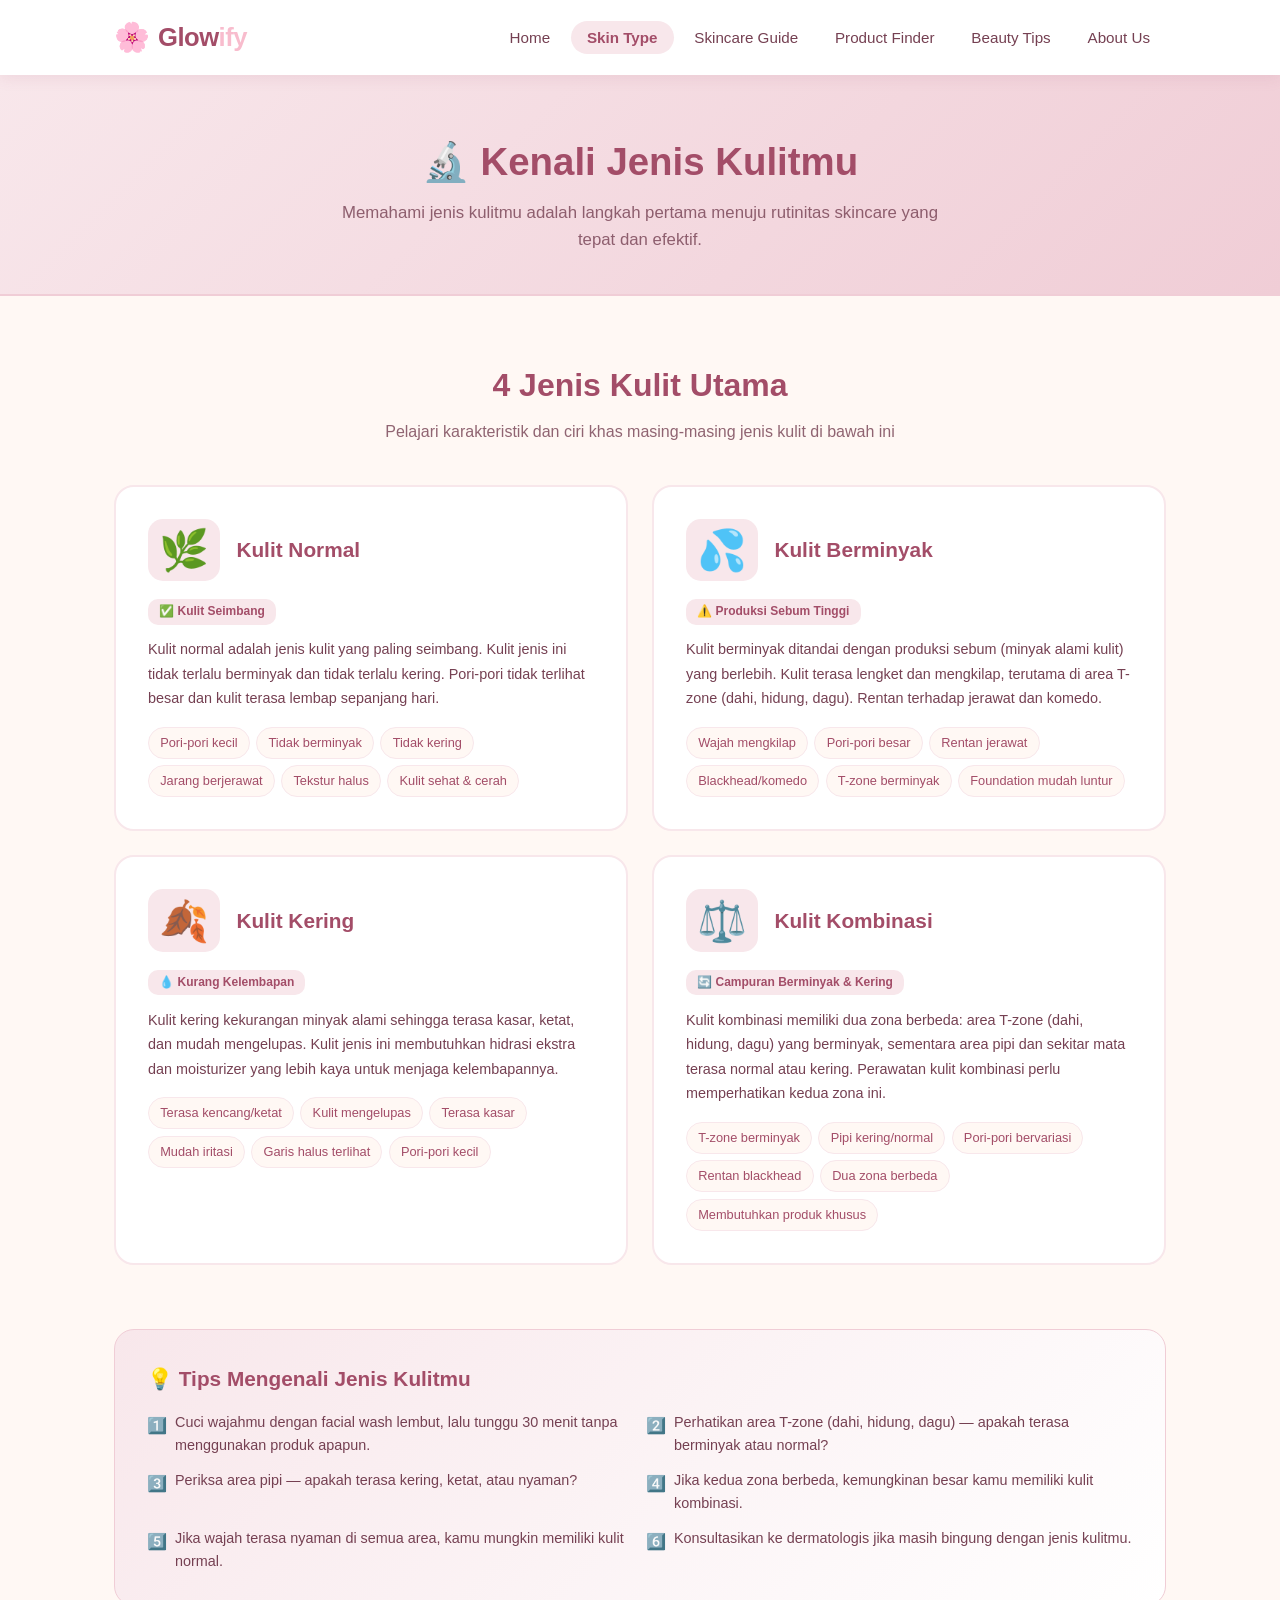
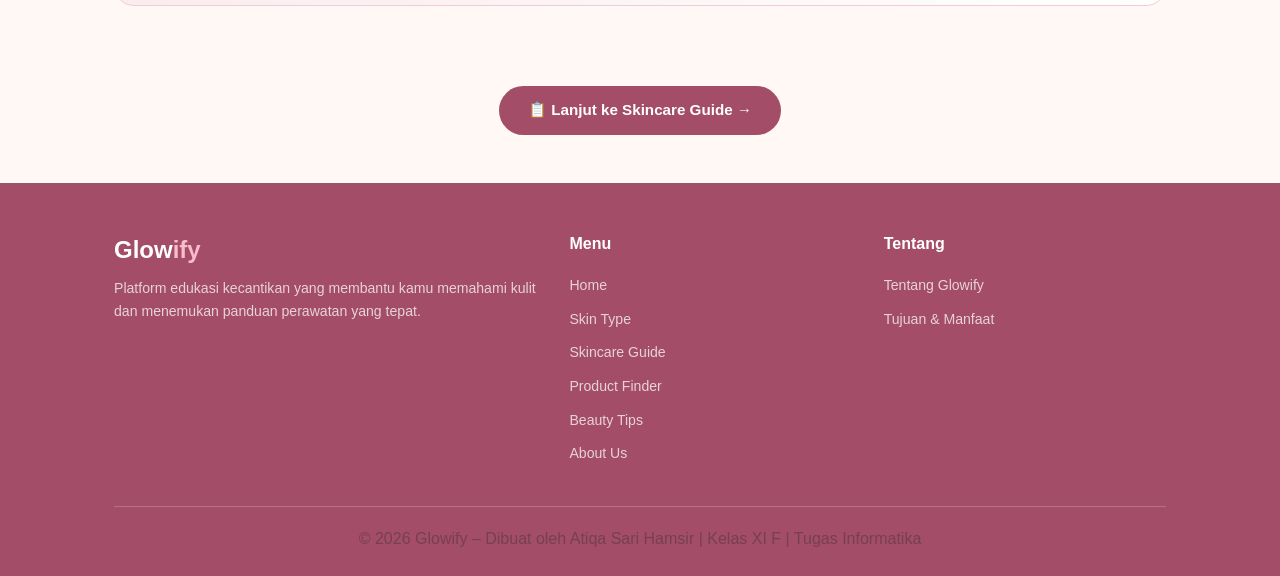
<file: skin-type.html>
<!DOCTYPE html>
<html lang="id">
<head>
    <meta charset="UTF-8">
    <meta name="viewport" content="width=device-width, initial-scale=1.0">
    <title>Skin Type – Glowify</title>
    <link rel="stylesheet" href="css/style.css">
</head>
<body>

    <!-- ======= NAVBAR ======= -->
    <nav class="navbar">
        <div class="container">
            <a href="index.html" class="navbar-brand">
                <span class="logo-icon">🌸</span>
                <span class="logo-text">Glow<span>ify</span></span>
            </a>
            <ul class="nav-menu">
                <li><a href="index.html">Home</a></li>
                <li><a href="skin-type.html" class="active">Skin Type</a></li>
                <li><a href="skincare-guide.html">Skincare Guide</a></li>
                <li><a href="product-finder.html">Product Finder</a></li>
                <li><a href="beauty-tips.html">Beauty Tips</a></li>
                <li><a href="about.html">About Us</a></li>
            </ul>
        </div>
    </nav>

    <!-- ======= PAGE HEADER ======= -->
    <div class="page-header">
        <div class="container">
            <h1>🔬 Kenali Jenis Kulitmu</h1>
            <p>Memahami jenis kulitmu adalah langkah pertama menuju rutinitas skincare yang tepat dan efektif.</p>
        </div>
    </div>

    <!-- ======= SKIN TYPES SECTION ======= -->
    <section class="skin-types-section">
        <div class="container">
            <h2 class="section-title">4 Jenis Kulit Utama</h2>
            <p class="section-subtitle">Pelajari karakteristik dan ciri khas masing-masing jenis kulit di bawah ini</p>

            <div class="skin-types-grid">

                <!-- Normal -->
                <div class="skin-card">
                    <div class="skin-card-header">
                        <div class="skin-card-icon">🌿</div>
                        <div>
                            <h3>Kulit Normal</h3>
                        </div>
                    </div>
                    <span class="skin-card-badge">✅ Kulit Seimbang</span>
                    <p>
                        Kulit normal adalah jenis kulit yang paling seimbang. Kulit jenis ini tidak terlalu berminyak
                        dan tidak terlalu kering. Pori-pori tidak terlihat besar dan kulit terasa lembap sepanjang hari.
                    </p>
                    <div class="skin-card-traits">
                        <span class="trait-tag">Pori-pori kecil</span>
                        <span class="trait-tag">Tidak berminyak</span>
                        <span class="trait-tag">Tidak kering</span>
                        <span class="trait-tag">Jarang berjerawat</span>
                        <span class="trait-tag">Tekstur halus</span>
                        <span class="trait-tag">Kulit sehat & cerah</span>
                    </div>
                </div>

                <!-- Berminyak -->
                <div class="skin-card">
                    <div class="skin-card-header">
                        <div class="skin-card-icon">💦</div>
                        <div>
                            <h3>Kulit Berminyak</h3>
                        </div>
                    </div>
                    <span class="skin-card-badge">⚠️ Produksi Sebum Tinggi</span>
                    <p>
                        Kulit berminyak ditandai dengan produksi sebum (minyak alami kulit) yang berlebih.
                        Kulit terasa lengket dan mengkilap, terutama di area T-zone (dahi, hidung, dagu).
                        Rentan terhadap jerawat dan komedo.
                    </p>
                    <div class="skin-card-traits">
                        <span class="trait-tag">Wajah mengkilap</span>
                        <span class="trait-tag">Pori-pori besar</span>
                        <span class="trait-tag">Rentan jerawat</span>
                        <span class="trait-tag">Blackhead/komedo</span>
                        <span class="trait-tag">T-zone berminyak</span>
                        <span class="trait-tag">Foundation mudah luntur</span>
                    </div>
                </div>

                <!-- Kering -->
                <div class="skin-card">
                    <div class="skin-card-header">
                        <div class="skin-card-icon">🍂</div>
                        <div>
                            <h3>Kulit Kering</h3>
                        </div>
                    </div>
                    <span class="skin-card-badge">💧 Kurang Kelembapan</span>
                    <p>
                        Kulit kering kekurangan minyak alami sehingga terasa kasar, ketat, dan mudah
                        mengelupas. Kulit jenis ini membutuhkan hidrasi ekstra dan moisturizer yang lebih
                        kaya untuk menjaga kelembapannya.
                    </p>
                    <div class="skin-card-traits">
                        <span class="trait-tag">Terasa kencang/ketat</span>
                        <span class="trait-tag">Kulit mengelupas</span>
                        <span class="trait-tag">Terasa kasar</span>
                        <span class="trait-tag">Mudah iritasi</span>
                        <span class="trait-tag">Garis halus terlihat</span>
                        <span class="trait-tag">Pori-pori kecil</span>
                    </div>
                </div>

                <!-- Kombinasi -->
                <div class="skin-card">
                    <div class="skin-card-header">
                        <div class="skin-card-icon">⚖️</div>
                        <div>
                            <h3>Kulit Kombinasi</h3>
                        </div>
                    </div>
                    <span class="skin-card-badge">🔄 Campuran Berminyak & Kering</span>
                    <p>
                        Kulit kombinasi memiliki dua zona berbeda: area T-zone (dahi, hidung, dagu) yang
                        berminyak, sementara area pipi dan sekitar mata terasa normal atau kering.
                        Perawatan kulit kombinasi perlu memperhatikan kedua zona ini.
                    </p>
                    <div class="skin-card-traits">
                        <span class="trait-tag">T-zone berminyak</span>
                        <span class="trait-tag">Pipi kering/normal</span>
                        <span class="trait-tag">Pori-pori bervariasi</span>
                        <span class="trait-tag">Rentan blackhead</span>
                        <span class="trait-tag">Dua zona berbeda</span>
                        <span class="trait-tag">Membutuhkan produk khusus</span>
                    </div>
                </div>

            </div>
        </div>
    </section>

    <!-- ======= TIPS SECTION ======= -->
    <section class="skin-tips-section">
        <div class="container">
            <div class="skin-tips-box">
                <h3>💡 Tips Mengenali Jenis Kulitmu</h3>
                <div class="tips-list">
                    <div class="tip-item">
                        <span class="tip-icon">1️⃣</span>
                        <span>Cuci wajahmu dengan facial wash lembut, lalu tunggu 30 menit tanpa menggunakan produk apapun.</span>
                    </div>
                    <div class="tip-item">
                        <span class="tip-icon">2️⃣</span>
                        <span>Perhatikan area T-zone (dahi, hidung, dagu) — apakah terasa berminyak atau normal?</span>
                    </div>
                    <div class="tip-item">
                        <span class="tip-icon">3️⃣</span>
                        <span>Periksa area pipi — apakah terasa kering, ketat, atau nyaman?</span>
                    </div>
                    <div class="tip-item">
                        <span class="tip-icon">4️⃣</span>
                        <span>Jika kedua zona berbeda, kemungkinan besar kamu memiliki kulit kombinasi.</span>
                    </div>
                    <div class="tip-item">
                        <span class="tip-icon">5️⃣</span>
                        <span>Jika wajah terasa nyaman di semua area, kamu mungkin memiliki kulit normal.</span>
                    </div>
                    <div class="tip-item">
                        <span class="tip-icon">6️⃣</span>
                        <span>Konsultasikan ke dermatologis jika masih bingung dengan jenis kulitmu.</span>
                    </div>
                </div>
            </div>
        </div>
    </section>

    <!-- ======= CTA ======= -->
    <div style="text-align:center; padding: 1rem 0 3rem;">
        <a href="skincare-guide.html" class="btn btn-primary">📋 Lanjut ke Skincare Guide →</a>
    </div>

    <!-- ======= FOOTER ======= -->
    <footer class="footer">
        <div class="container">
            <div class="footer-grid">
                <div class="footer-brand">
                    <div class="logo-text">Glow<span>ify</span></div>
                    <p>Platform edukasi kecantikan yang membantu kamu memahami kulit dan menemukan panduan perawatan yang tepat.</p>
                </div>
                <div class="footer-col">
                    <h4>Menu</h4>
                    <ul>
                        <li><a href="index.html">Home</a></li>
                        <li><a href="skin-type.html">Skin Type</a></li>
                        <li><a href="skincare-guide.html">Skincare Guide</a></li>
                        <li><a href="product-finder.html">Product Finder</a></li>
                        <li><a href="beauty-tips.html">Beauty Tips</a></li>
                        <li><a href="about.html">About Us</a></li>
                    </ul>
                </div>
                <div class="footer-col">
                    <h4>Tentang</h4>
                    <ul>
                        <li><a href="about.html">Tentang Glowify</a></li>
                        <li><a href="about.html">Tujuan & Manfaat</a></li>
                    </ul>
                </div>
            </div>
            <hr class="footer-divider">
            <div class="footer-bottom">
                <p>© 2026 Glowify – Dibuat oleh Atiqa Sari Hamsir | Kelas XI F | Tugas Informatika</p>
            </div>
        </div>
    </footer>

</body>
</html>
</file>
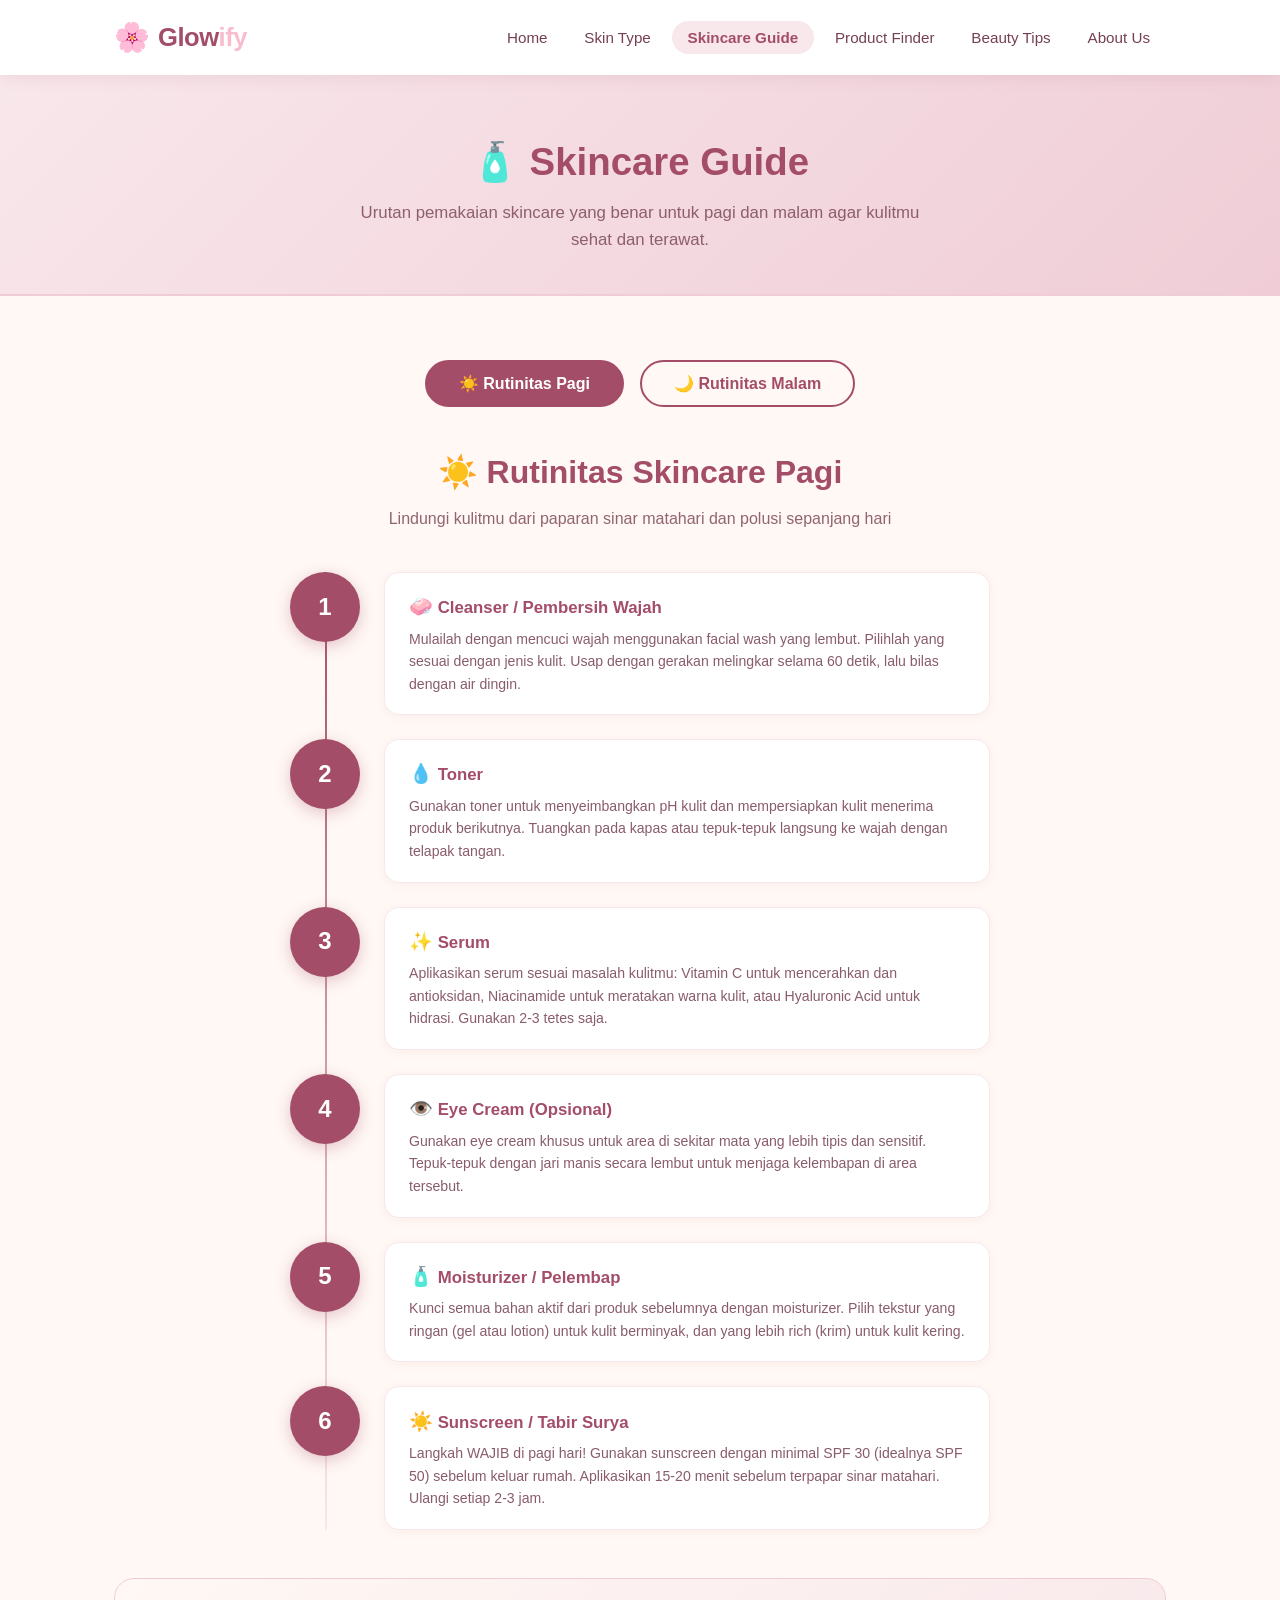
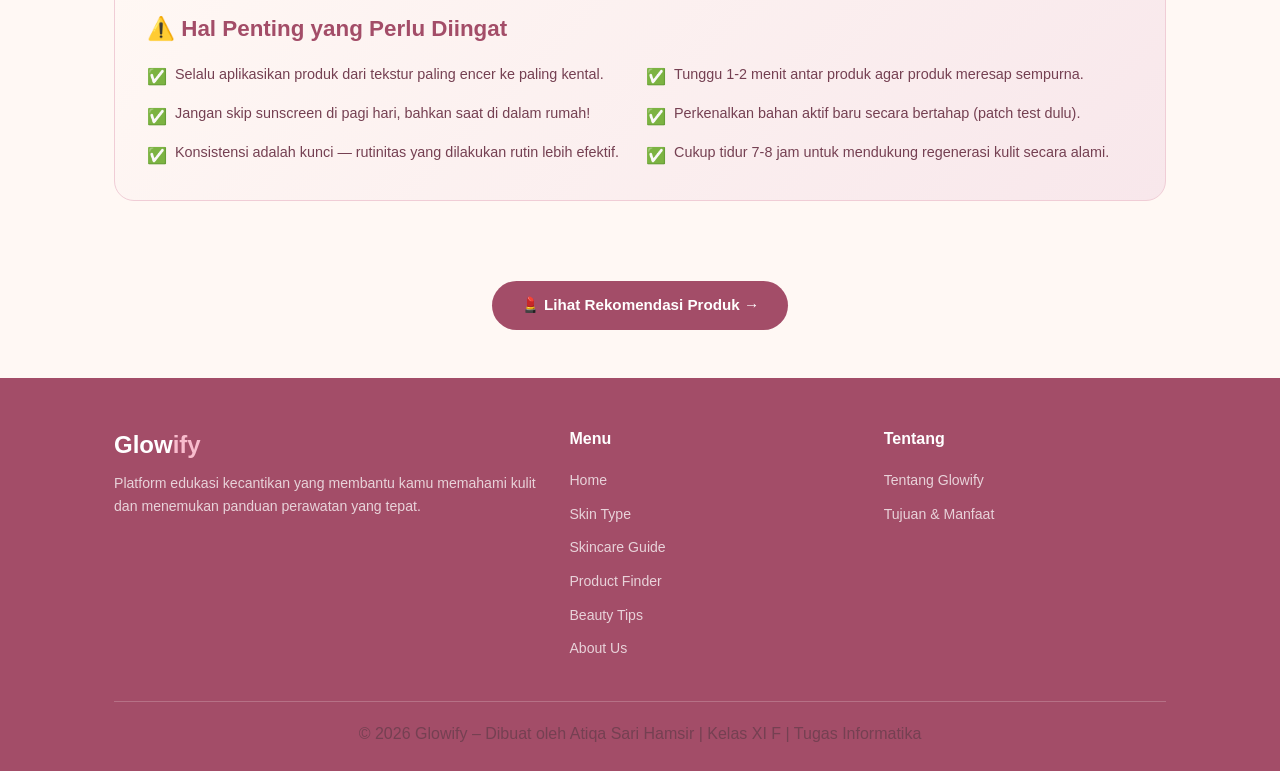
<file: skincare-guide.html>
<!DOCTYPE html>
<html lang="id">
<head>
    <meta charset="UTF-8">
    <meta name="viewport" content="width=device-width, initial-scale=1.0">
    <title>Skincare Guide – Glowify</title>
    <link rel="stylesheet" href="css/style.css">
    <style>
        /* Tab switch JS-less via checkbox trick – we use inline style toggle */
        .guide-tab-btn { transition: all 0.3s; }
    </style>
</head>
<body>

    <!-- ======= NAVBAR ======= -->
    <nav class="navbar">
        <div class="container">
            <a href="index.html" class="navbar-brand">
                <span class="logo-icon">🌸</span>
                <span class="logo-text">Glow<span>ify</span></span>
            </a>
            <ul class="nav-menu">
                <li><a href="index.html">Home</a></li>
                <li><a href="skin-type.html">Skin Type</a></li>
                <li><a href="skincare-guide.html" class="active">Skincare Guide</a></li>
                <li><a href="product-finder.html">Product Finder</a></li>
                <li><a href="beauty-tips.html">Beauty Tips</a></li>
                <li><a href="about.html">About Us</a></li>
            </ul>
        </div>
    </nav>

    <!-- ======= PAGE HEADER ======= -->
    <div class="page-header">
        <div class="container">
            <h1>🧴 Skincare Guide</h1>
            <p>Urutan pemakaian skincare yang benar untuk pagi dan malam agar kulitmu sehat dan terawat.</p>
        </div>
    </div>

    <!-- ======= GUIDE SECTION ======= -->
    <section class="guide-section">
        <div class="container">

            <!-- Tab Buttons -->
            <div class="guide-tabs">
                <button class="guide-tab-btn active" onclick="showTab('pagi', this)">☀️ Rutinitas Pagi</button>
                <button class="guide-tab-btn" onclick="showTab('malam', this)">🌙 Rutinitas Malam</button>
            </div>

            <!-- PAGI -->
            <div class="guide-content active" id="tab-pagi">
                <h2 class="section-title">☀️ Rutinitas Skincare Pagi</h2>
                <p class="section-subtitle">Lindungi kulitmu dari paparan sinar matahari dan polusi sepanjang hari</p>

                <div class="guide-timeline">

                    <div class="guide-step">
                        <div class="step-number">1</div>
                        <div class="step-body">
                            <h4><span class="step-emoji">🧼</span> Cleanser / Pembersih Wajah</h4>
                            <p>Mulailah dengan mencuci wajah menggunakan facial wash yang lembut. Pilihlah yang sesuai dengan jenis kulit. Usap dengan gerakan melingkar selama 60 detik, lalu bilas dengan air dingin.</p>
                        </div>
                    </div>

                    <div class="guide-step">
                        <div class="step-number">2</div>
                        <div class="step-body">
                            <h4><span class="step-emoji">💧</span> Toner</h4>
                            <p>Gunakan toner untuk menyeimbangkan pH kulit dan mempersiapkan kulit menerima produk berikutnya. Tuangkan pada kapas atau tepuk-tepuk langsung ke wajah dengan telapak tangan.</p>
                        </div>
                    </div>

                    <div class="guide-step">
                        <div class="step-number">3</div>
                        <div class="step-body">
                            <h4><span class="step-emoji">✨</span> Serum</h4>
                            <p>Aplikasikan serum sesuai masalah kulitmu: Vitamin C untuk mencerahkan dan antioksidan, Niacinamide untuk meratakan warna kulit, atau Hyaluronic Acid untuk hidrasi. Gunakan 2-3 tetes saja.</p>
                        </div>
                    </div>

                    <div class="guide-step">
                        <div class="step-number">4</div>
                        <div class="step-body">
                            <h4><span class="step-emoji">👁️</span> Eye Cream (Opsional)</h4>
                            <p>Gunakan eye cream khusus untuk area di sekitar mata yang lebih tipis dan sensitif. Tepuk-tepuk dengan jari manis secara lembut untuk menjaga kelembapan di area tersebut.</p>
                        </div>
                    </div>

                    <div class="guide-step">
                        <div class="step-number">5</div>
                        <div class="step-body">
                            <h4><span class="step-emoji">🧴</span> Moisturizer / Pelembap</h4>
                            <p>Kunci semua bahan aktif dari produk sebelumnya dengan moisturizer. Pilih tekstur yang ringan (gel atau lotion) untuk kulit berminyak, dan yang lebih rich (krim) untuk kulit kering.</p>
                        </div>
                    </div>

                    <div class="guide-step">
                        <div class="step-number">6</div>
                        <div class="step-body">
                            <h4><span class="step-emoji">☀️</span> Sunscreen / Tabir Surya</h4>
                            <p>Langkah WAJIB di pagi hari! Gunakan sunscreen dengan minimal SPF 30 (idealnya SPF 50) sebelum keluar rumah. Aplikasikan 15-20 menit sebelum terpapar sinar matahari. Ulangi setiap 2-3 jam.</p>
                        </div>
                    </div>

                </div>
            </div>

            <!-- MALAM -->
            <div class="guide-content" id="tab-malam" style="display:none;">
                <h2 class="section-title">🌙 Rutinitas Skincare Malam</h2>
                <p class="section-subtitle">Regenerasi dan perbaiki kulitmu saat tidur dengan rutinitas malam yang tepat</p>

                <div class="guide-timeline">

                    <div class="guide-step">
                        <div class="step-number">1</div>
                        <div class="step-body">
                            <h4><span class="step-emoji">🧹</span> Makeup Remover / Micellar Water</h4>
                            <p>Jika menggunakan makeup, mulailah dengan membersihkan makeup terlebih dahulu menggunakan micellar water, cleansing oil, atau cleansing balm. Pastikan semua sisa makeup terangkat sempurna.</p>
                        </div>
                    </div>

                    <div class="guide-step">
                        <div class="step-number">2</div>
                        <div class="step-body">
                            <h4><span class="step-emoji">🧼</span> Double Cleanse – Facial Wash</h4>
                            <p>Lanjutkan dengan mencuci wajah menggunakan facial wash untuk membersihkan sisa polusi dan kotoran yang menempel sepanjang hari. Ini adalah teknik double cleansing yang efektif.</p>
                        </div>
                    </div>

                    <div class="guide-step">
                        <div class="step-number">3</div>
                        <div class="step-body">
                            <h4><span class="step-emoji">💧</span> Toner</h4>
                            <p>Gunakan toner untuk mengembalikan keseimbangan pH kulit setelah membersihkan wajah. Di malam hari, kamu bisa menggunakan toner yang lebih kaya untuk memberikan hidrasi ekstra.</p>
                        </div>
                    </div>

                    <div class="guide-step">
                        <div class="step-number">4</div>
                        <div class="step-body">
                            <h4><span class="step-emoji">🔬</span> Treatment / Exfoliant (2-3x seminggu)</h4>
                            <p>Gunakan AHA/BHA untuk eksfoliasi, atau Retinol untuk anti-aging. Produk ini lebih cocok di malam hari karena dapat membuat kulit lebih sensitif terhadap sinar matahari. Jangan gunakan setiap hari!</p>
                        </div>
                    </div>

                    <div class="guide-step">
                        <div class="step-number">5</div>
                        <div class="step-body">
                            <h4><span class="step-emoji">✨</span> Serum Malam</h4>
                            <p>Gunakan serum yang mendukung regenerasi kulit seperti Retinol (anti-aging), Niacinamide (pori dan tone), atau Hyaluronic Acid (hidrasi intens). Kulit beregenerasi saat tidur, manfaatkan ini!</p>
                        </div>
                    </div>

                    <div class="guide-step">
                        <div class="step-number">6</div>
                        <div class="step-body">
                            <h4><span class="step-emoji">🌙</span> Night Cream / Moisturizer Malam</h4>
                            <p>Gunakan night cream yang lebih kaya dan lebih lembap dibanding moisturizer pagi. Night cream membantu pemulihan dan regenerasi kulit selama tidur untuk wajah yang segar di pagi hari.</p>
                        </div>
                    </div>

                    <div class="guide-step">
                        <div class="step-number">7</div>
                        <div class="step-body">
                            <h4><span class="step-emoji">🫧</span> Sleeping Mask (Opsional)</h4>
                            <p>Gunakan sleeping mask 2-3 kali seminggu sebagai langkah terakhir untuk memberikan hidrasi intens sepanjang malam. Kulit akan terasa lembap dan bercahaya saat bangun tidur.</p>
                        </div>
                    </div>

                </div>
            </div>

            <!-- Tips Box -->
            <div style="margin-top: 3rem; background: linear-gradient(135deg, #FFF8F4, #F8E7EB); border-radius: 20px; padding: 2rem; border: 1px solid #f0cdd6;">
                <h3 style="color: #A34D68; margin-bottom: 1rem;">⚠️ Hal Penting yang Perlu Diingat</h3>
                <div class="tips-list">
                    <div class="tip-item"><span class="tip-icon">✅</span><span>Selalu aplikasikan produk dari tekstur paling encer ke paling kental.</span></div>
                    <div class="tip-item"><span class="tip-icon">✅</span><span>Tunggu 1-2 menit antar produk agar produk meresap sempurna.</span></div>
                    <div class="tip-item"><span class="tip-icon">✅</span><span>Jangan skip sunscreen di pagi hari, bahkan saat di dalam rumah!</span></div>
                    <div class="tip-item"><span class="tip-icon">✅</span><span>Perkenalkan bahan aktif baru secara bertahap (patch test dulu).</span></div>
                    <div class="tip-item"><span class="tip-icon">✅</span><span>Konsistensi adalah kunci — rutinitas yang dilakukan rutin lebih efektif.</span></div>
                    <div class="tip-item"><span class="tip-icon">✅</span><span>Cukup tidur 7-8 jam untuk mendukung regenerasi kulit secara alami.</span></div>
                </div>
            </div>

        </div>
    </section>

    <!-- ======= CTA ======= -->
    <div style="text-align:center; padding: 1rem 0 3rem;">
        <a href="product-finder.html" class="btn btn-primary">💄 Lihat Rekomendasi Produk →</a>
    </div>

    <!-- ======= FOOTER ======= -->
    <footer class="footer">
        <div class="container">
            <div class="footer-grid">
                <div class="footer-brand">
                    <div class="logo-text">Glow<span>ify</span></div>
                    <p>Platform edukasi kecantikan yang membantu kamu memahami kulit dan menemukan panduan perawatan yang tepat.</p>
                </div>
                <div class="footer-col">
                    <h4>Menu</h4>
                    <ul>
                        <li><a href="index.html">Home</a></li>
                        <li><a href="skin-type.html">Skin Type</a></li>
                        <li><a href="skincare-guide.html">Skincare Guide</a></li>
                        <li><a href="product-finder.html">Product Finder</a></li>
                        <li><a href="beauty-tips.html">Beauty Tips</a></li>
                        <li><a href="about.html">About Us</a></li>
                    </ul>
                </div>
                <div class="footer-col">
                    <h4>Tentang</h4>
                    <ul>
                        <li><a href="about.html">Tentang Glowify</a></li>
                        <li><a href="about.html">Tujuan & Manfaat</a></li>
                    </ul>
                </div>
            </div>
            <hr class="footer-divider">
            <div class="footer-bottom">
                <p>© 2026 Glowify – Dibuat oleh Atiqa Sari Hamsir | Kelas XI F | Tugas Informatika</p>
            </div>
        </div>
    </footer>

    <script>
        function showTab(tab, btn) {
            // Hide all content
            document.querySelectorAll('.guide-content').forEach(el => el.style.display = 'none');
            // Remove active from all buttons
            document.querySelectorAll('.guide-tab-btn').forEach(b => b.classList.remove('active'));
            // Show selected
            document.getElementById('tab-' + tab).style.display = 'block';
            btn.classList.add('active');
        }
    </script>

</body>
</html>
</file>
<file: css/style.css>
/* =============================================
   GLOWIFY - Beauty & Skincare Education
   Main Stylesheet
   Color Palette:
   - Primary Rose: #A34D68
   - Secondary Soft Pink: #F8E7EB
   - Background Cream: #FFF8F4
   - Text Dark Rose: #754052
   ============================================= */

/* --- RESET & BASE --- */
* {
    margin: 0;
    padding: 0;
    box-sizing: border-box;
}

html {
    scroll-behavior: smooth;
}

body {
    font-family: 'Segoe UI', Tahoma, Geneva, Verdana, sans-serif;
    background-color: #FFF8F4;
    color: #754052;
    line-height: 1.6;
}

a {
    text-decoration: none;
    color: inherit;
}

ul {
    list-style: none;
}

img {
    max-width: 100%;
    display: block;
}

/* --- TYPOGRAPHY --- */
h1, h2, h3, h4 {
    font-weight: 700;
    color: #A34D68;
}

h1 { font-size: 2.5rem; }
h2 { font-size: 2rem; }
h3 { font-size: 1.4rem; }
h4 { font-size: 1.1rem; }

p {
    color: #754052;
    font-size: 1rem;
}

/* --- UTILITY CLASSES --- */
.container {
    max-width: 1100px;
    margin: 0 auto;
    padding: 0 1.5rem;
}

.section-title {
    text-align: center;
    margin-bottom: 0.5rem;
    font-size: 2rem;
    color: #A34D68;
}

.section-subtitle {
    text-align: center;
    color: #754052;
    margin-bottom: 2.5rem;
    font-size: 1rem;
    opacity: 0.8;
}

.btn {
    display: inline-block;
    padding: 0.75rem 1.8rem;
    border-radius: 30px;
    font-size: 0.95rem;
    font-weight: 600;
    cursor: pointer;
    transition: all 0.3s ease;
    border: none;
}

.btn-primary {
    background-color: #A34D68;
    color: #fff;
}

.btn-primary:hover {
    background-color: #8a3d57;
    transform: translateY(-2px);
    box-shadow: 0 6px 20px rgba(163, 77, 104, 0.35);
}

.btn-outline {
    background-color: transparent;
    color: #A34D68;
    border: 2px solid #A34D68;
}

.btn-outline:hover {
    background-color: #A34D68;
    color: #fff;
    transform: translateY(-2px);
}

/* =============================================
   NAVBAR
   ============================================= */
.navbar {
    background-color: #fff;
    box-shadow: 0 2px 15px rgba(163, 77, 104, 0.12);
    position: sticky;
    top: 0;
    z-index: 1000;
    padding: 0.9rem 0;
}

.navbar .container {
    display: flex;
    align-items: center;
    justify-content: space-between;
}

.navbar-brand {
    display: flex;
    align-items: center;
    gap: 0.5rem;
}

.navbar-brand .logo-icon {
    font-size: 1.8rem;
}

.navbar-brand .logo-text {
    font-size: 1.6rem;
    font-weight: 800;
    color: #A34D68;
    letter-spacing: -0.5px;
}

.navbar-brand .logo-text span {
    color: #F8BCCD;
}

.nav-menu {
    display: flex;
    align-items: center;
    gap: 0.3rem;
}

.nav-menu li a {
    padding: 0.5rem 1rem;
    border-radius: 20px;
    font-size: 0.95rem;
    font-weight: 500;
    color: #754052;
    transition: all 0.3s ease;
}

.nav-menu li a:hover,
.nav-menu li a.active {
    background-color: #F8E7EB;
    color: #A34D68;
    font-weight: 600;
}

/* =============================================
   HERO SECTION (Home)
   ============================================= */
.hero {
    background: linear-gradient(135deg, #FFF8F4 0%, #F8E7EB 60%, #f0cdd6 100%);
    padding: 5rem 0 4rem;
    overflow: hidden;
    position: relative;
}

.hero::before {
    content: '';
    position: absolute;
    width: 350px;
    height: 350px;
    background: radial-gradient(circle, rgba(163,77,104,0.08) 0%, transparent 70%);
    top: -100px;
    right: -80px;
    border-radius: 50%;
}

.hero-inner {
    display: grid;
    grid-template-columns: 1fr 1fr;
    align-items: center;
    gap: 3rem;
}

.hero-badge {
    display: inline-block;
    background-color: #F8E7EB;
    color: #A34D68;
    padding: 0.4rem 1rem;
    border-radius: 20px;
    font-size: 0.85rem;
    font-weight: 600;
    margin-bottom: 1rem;
    border: 1px solid #f0cdd6;
}

.hero-title {
    font-size: 3rem;
    line-height: 1.2;
    margin-bottom: 1rem;
    color: #A34D68;
}

.hero-title .highlight {
    color: #c0637e;
    display: block;
}

.hero-desc {
    font-size: 1.1rem;
    color: #754052;
    margin-bottom: 2rem;
    opacity: 0.85;
}

.hero-buttons {
    display: flex;
    gap: 1rem;
    flex-wrap: wrap;
}

.hero-visual {
    position: relative;
    display: flex;
    justify-content: center;
    align-items: center;
}

.hero-blob {
    width: 350px;
    height: 350px;
    background: linear-gradient(135deg, #F8E7EB, #f0cdd6, #e8b4c2);
    border-radius: 60% 40% 55% 45% / 50% 55% 45% 50%;
    display: flex;
    align-items: center;
    justify-content: center;
    animation: blob-morph 6s ease-in-out infinite;
    position: relative;
}

@keyframes blob-morph {
    0%, 100% { border-radius: 60% 40% 55% 45% / 50% 55% 45% 50%; }
    33% { border-radius: 40% 60% 45% 55% / 55% 45% 55% 45%; }
    66% { border-radius: 55% 45% 60% 40% / 45% 50% 50% 55%; }
}

.hero-emoji-container {
    font-size: 6rem;
    animation: float 3s ease-in-out infinite;
}

@keyframes float {
    0%, 100% { transform: translateY(0px); }
    50% { transform: translateY(-15px); }
}

.hero-floating-cards {
    position: absolute;
    width: 100%;
    height: 100%;
}

.floating-card {
    position: absolute;
    background-color: #fff;
    border-radius: 15px;
    padding: 0.6rem 1rem;
    box-shadow: 0 4px 15px rgba(163,77,104,0.15);
    font-size: 0.8rem;
    font-weight: 600;
    color: #A34D68;
    display: flex;
    align-items: center;
    gap: 0.4rem;
    animation: float 4s ease-in-out infinite;
}

.floating-card:nth-child(1) { top: 10%; left: -10%; animation-delay: 0s; }
.floating-card:nth-child(2) { bottom: 15%; right: -10%; animation-delay: 1.5s; }
.floating-card:nth-child(3) { bottom: 40%; left: -15%; animation-delay: 0.8s; }

/* =============================================
   FEATURES / STATS SECTION
   ============================================= */
.features-strip {
    background-color: #A34D68;
    padding: 1.5rem 0;
}

.features-strip .container {
    display: grid;
    grid-template-columns: repeat(4, 1fr);
    gap: 1rem;
    text-align: center;
}

.strip-item {
    color: #fff;
    display: flex;
    align-items: center;
    justify-content: center;
    gap: 0.5rem;
    font-size: 0.95rem;
    font-weight: 500;
}

.strip-item span:first-child {
    font-size: 1.3rem;
}

/* =============================================
   QUICK CARDS (Home)
   ============================================= */
.quick-section {
    padding: 4rem 0;
}

.cards-grid {
    display: grid;
    grid-template-columns: repeat(3, 1fr);
    gap: 1.5rem;
}

.quick-card {
    background-color: #fff;
    border-radius: 20px;
    padding: 2rem 1.5rem;
    text-align: center;
    box-shadow: 0 4px 20px rgba(163,77,104,0.08);
    border: 1px solid #F8E7EB;
    transition: all 0.3s ease;
    cursor: pointer;
}

.quick-card:hover {
    transform: translateY(-8px);
    box-shadow: 0 12px 35px rgba(163,77,104,0.2);
    border-color: #A34D68;
}

.quick-card-icon {
    font-size: 3rem;
    margin-bottom: 1rem;
}

.quick-card h3 {
    margin-bottom: 0.5rem;
    color: #A34D68;
}

.quick-card p {
    font-size: 0.9rem;
    opacity: 0.8;
}

.quick-card-link {
    display: inline-block;
    margin-top: 1rem;
    color: #A34D68;
    font-weight: 600;
    font-size: 0.9rem;
    transition: gap 0.2s;
}

.quick-card-link::after {
    content: ' →';
}

.quick-card:hover .quick-card-link {
    text-decoration: underline;
}

/* =============================================
   PAGE HEADER (Semua halaman dalam)
   ============================================= */
.page-header {
    background: linear-gradient(135deg, #F8E7EB 0%, #f0cdd6 100%);
    padding: 3.5rem 0 2.5rem;
    text-align: center;
    border-bottom: 2px solid #f0cdd6;
}

.page-header h1 {
    font-size: 2.4rem;
    margin-bottom: 0.5rem;
}

.page-header p {
    font-size: 1.05rem;
    opacity: 0.8;
    max-width: 600px;
    margin: 0 auto;
}

/* =============================================
   SKIN TYPE PAGE
   ============================================= */
.skin-types-section {
    padding: 4rem 0;
}

.skin-types-grid {
    display: grid;
    grid-template-columns: repeat(2, 1fr);
    gap: 1.5rem;
}

.skin-card {
    background-color: #fff;
    border-radius: 20px;
    padding: 2rem;
    border: 2px solid #F8E7EB;
    transition: all 0.3s ease;
    position: relative;
    overflow: hidden;
}

.skin-card::before {
    content: '';
    position: absolute;
    top: 0;
    left: 0;
    width: 5px;
    height: 100%;
    background-color: #A34D68;
    transform: scaleY(0);
    transition: transform 0.3s ease;
    transform-origin: bottom;
}

.skin-card:hover::before {
    transform: scaleY(1);
}

.skin-card:hover {
    box-shadow: 0 10px 30px rgba(163,77,104,0.15);
    transform: translateY(-4px);
    border-color: #A34D68;
}

.skin-card-header {
    display: flex;
    align-items: center;
    gap: 1rem;
    margin-bottom: 1rem;
}

.skin-card-icon {
    font-size: 2.5rem;
    background-color: #F8E7EB;
    padding: 0.7rem;
    border-radius: 15px;
    line-height: 1;
}

.skin-card h3 {
    font-size: 1.3rem;
}

.skin-card-badge {
    display: inline-block;
    background-color: #F8E7EB;
    color: #A34D68;
    padding: 0.2rem 0.7rem;
    border-radius: 10px;
    font-size: 0.75rem;
    font-weight: 600;
    margin-bottom: 0.8rem;
}

.skin-card p {
    font-size: 0.9rem;
    margin-bottom: 1rem;
    line-height: 1.7;
}

.skin-card-traits {
    display: flex;
    flex-wrap: wrap;
    gap: 0.4rem;
}

.trait-tag {
    background-color: #FFF8F4;
    border: 1px solid #F8E7EB;
    color: #A34D68;
    padding: 0.3rem 0.7rem;
    border-radius: 20px;
    font-size: 0.8rem;
    font-weight: 500;
}

.skin-tips-section {
    padding: 0 0 4rem;
}

.skin-tips-box {
    background: linear-gradient(135deg, #F8E7EB, #fff);
    border-radius: 20px;
    padding: 2rem;
    border: 1px solid #f0cdd6;
}

.skin-tips-box h3 {
    margin-bottom: 1rem;
    font-size: 1.3rem;
}

.tips-list {
    display: grid;
    grid-template-columns: repeat(2, 1fr);
    gap: 0.75rem;
}

.tip-item {
    display: flex;
    align-items: flex-start;
    gap: 0.5rem;
    font-size: 0.9rem;
    color: #754052;
}

.tip-icon {
    font-size: 1rem;
    flex-shrink: 0;
    margin-top: 0.1rem;
}

/* =============================================
   SKINCARE GUIDE PAGE
   ============================================= */
.guide-section {
    padding: 4rem 0;
}

.guide-tabs {
    display: flex;
    justify-content: center;
    gap: 1rem;
    margin-bottom: 2.5rem;
}

.guide-tab-btn {
    padding: 0.75rem 2rem;
    border-radius: 30px;
    border: 2px solid #A34D68;
    background-color: transparent;
    color: #A34D68;
    font-size: 1rem;
    font-weight: 600;
    cursor: pointer;
    transition: all 0.3s ease;
    font-family: inherit;
}

.guide-tab-btn.active,
.guide-tab-btn:hover {
    background-color: #A34D68;
    color: #fff;
}

.guide-content {
    display: none;
}

.guide-content.active {
    display: block;
}

.guide-timeline {
    max-width: 700px;
    margin: 0 auto;
    position: relative;
}

.guide-timeline::before {
    content: '';
    position: absolute;
    left: 35px;
    top: 0;
    bottom: 0;
    width: 2px;
    background: linear-gradient(to bottom, #A34D68, #F8E7EB);
}

.guide-step {
    display: flex;
    gap: 1.5rem;
    margin-bottom: 1.5rem;
    position: relative;
}

.step-number {
    width: 70px;
    height: 70px;
    background-color: #A34D68;
    color: #fff;
    border-radius: 50%;
    display: flex;
    align-items: center;
    justify-content: center;
    font-size: 1.5rem;
    font-weight: 700;
    flex-shrink: 0;
    position: relative;
    z-index: 1;
    box-shadow: 0 4px 15px rgba(163,77,104,0.3);
}

.step-body {
    background-color: #fff;
    border-radius: 15px;
    padding: 1.2rem 1.5rem;
    flex: 1;
    border: 1px solid #F8E7EB;
    box-shadow: 0 2px 10px rgba(163,77,104,0.06);
    transition: all 0.3s ease;
}

.step-body:hover {
    box-shadow: 0 6px 20px rgba(163,77,104,0.15);
    border-color: #A34D68;
}

.step-body h4 {
    color: #A34D68;
    margin-bottom: 0.3rem;
    font-size: 1.05rem;
}

.step-body p {
    font-size: 0.88rem;
    opacity: 0.85;
    line-height: 1.6;
}

.step-emoji {
    font-size: 1.2rem;
}

/* =============================================
   PRODUCT FINDER PAGE
   ============================================= */
.product-filter-section {
    padding: 2rem 0 1rem;
    background-color: #F8E7EB;
}

.filter-row {
    display: flex;
    align-items: center;
    gap: 1rem;
    flex-wrap: wrap;
}

.filter-label {
    font-weight: 600;
    color: #A34D68;
    font-size: 0.95rem;
}

.filter-tags {
    display: flex;
    gap: 0.5rem;
    flex-wrap: wrap;
}

.filter-tag {
    padding: 0.4rem 1rem;
    border-radius: 20px;
    border: 1.5px solid #A34D68;
    background-color: transparent;
    color: #A34D68;
    font-size: 0.85rem;
    font-weight: 500;
    cursor: pointer;
    transition: all 0.25s ease;
    font-family: inherit;
}

.filter-tag.active,
.filter-tag:hover {
    background-color: #A34D68;
    color: #fff;
}

.products-section {
    padding: 3rem 0 4rem;
}

.products-grid {
    display: grid;
    grid-template-columns: repeat(3, 1fr);
    gap: 1.5rem;
}

.product-card {
    background-color: #fff;
    border-radius: 20px;
    overflow: hidden;
    box-shadow: 0 4px 15px rgba(163,77,104,0.08);
    border: 1px solid #F8E7EB;
    transition: all 0.3s ease;
}

.product-card:hover {
    transform: translateY(-8px);
    box-shadow: 0 15px 35px rgba(163,77,104,0.2);
}

.product-img-wrap {
    background: linear-gradient(135deg, #F8E7EB, #f0cdd6);
    height: 160px;
    display: flex;
    align-items: center;
    justify-content: center;
    font-size: 5rem;
    position: relative;
}

.product-category-badge {
    position: absolute;
    top: 10px;
    right: 10px;
    background-color: #A34D68;
    color: #fff;
    padding: 0.2rem 0.7rem;
    border-radius: 10px;
    font-size: 0.72rem;
    font-weight: 600;
}

.product-info {
    padding: 1.2rem;
}

.product-skin-type {
    font-size: 0.75rem;
    color: #A34D68;
    font-weight: 600;
    background-color: #F8E7EB;
    display: inline-block;
    padding: 0.2rem 0.6rem;
    border-radius: 8px;
    margin-bottom: 0.5rem;
}

.product-info h4 {
    color: #754052;
    font-size: 1rem;
    margin-bottom: 0.4rem;
}

.product-info p {
    font-size: 0.82rem;
    opacity: 0.75;
    line-height: 1.5;
}

/* =============================================
   BEAUTY TIPS PAGE
   ============================================= */
.tips-section {
    padding: 4rem 0;
}

.tips-featured {
    background: linear-gradient(135deg, #A34D68, #c0637e);
    color: #fff;
    border-radius: 25px;
    padding: 2.5rem;
    margin-bottom: 2.5rem;
    display: grid;
    grid-template-columns: 1fr auto;
    gap: 2rem;
    align-items: center;
}

.tips-featured-badge {
    background-color: rgba(255,255,255,0.25);
    display: inline-block;
    padding: 0.3rem 0.8rem;
    border-radius: 15px;
    font-size: 0.8rem;
    font-weight: 600;
    margin-bottom: 0.8rem;
}

.tips-featured h2 {
    color: #fff;
    font-size: 1.6rem;
    margin-bottom: 0.7rem;
}

.tips-featured p {
    color: rgba(255,255,255,0.85);
    font-size: 0.95rem;
}

.tips-featured-icon {
    font-size: 6rem;
    opacity: 0.9;
}

.articles-grid {
    display: grid;
    grid-template-columns: repeat(3, 1fr);
    gap: 1.5rem;
}

.article-card {
    background-color: #fff;
    border-radius: 20px;
    overflow: hidden;
    box-shadow: 0 4px 15px rgba(163,77,104,0.08);
    border: 1px solid #F8E7EB;
    transition: all 0.3s ease;
}

.article-card:hover {
    transform: translateY(-5px);
    box-shadow: 0 12px 30px rgba(163,77,104,0.18);
}

.article-img {
    background: linear-gradient(135deg, #F8E7EB, #f0cdd6);
    height: 140px;
    display: flex;
    align-items: center;
    justify-content: center;
    font-size: 4rem;
}

.article-body {
    padding: 1.2rem;
}

.article-tag {
    display: inline-block;
    background-color: #F8E7EB;
    color: #A34D68;
    padding: 0.2rem 0.6rem;
    border-radius: 8px;
    font-size: 0.75rem;
    font-weight: 600;
    margin-bottom: 0.5rem;
}

.article-body h4 {
    color: #754052;
    margin-bottom: 0.5rem;
    font-size: 1rem;
    line-height: 1.4;
}

.article-body p {
    font-size: 0.82rem;
    opacity: 0.75;
    line-height: 1.5;
}

.article-meta {
    display: flex;
    align-items: center;
    gap: 0.5rem;
    margin-top: 1rem;
    font-size: 0.78rem;
    color: #A34D68;
    opacity: 0.8;
}

/* =============================================
   ABOUT US PAGE
   ============================================= */
.about-section {
    padding: 4rem 0;
}

.about-intro {
    display: grid;
    grid-template-columns: 1fr 1fr;
    gap: 3rem;
    align-items: center;
    margin-bottom: 3.5rem;
}

.about-visual {
    background: linear-gradient(135deg, #F8E7EB, #f0cdd6);
    border-radius: 25px;
    height: 300px;
    display: flex;
    align-items: center;
    justify-content: center;
    font-size: 7rem;
}

.about-text h2 {
    font-size: 2rem;
    margin-bottom: 1rem;
}

.about-text p {
    margin-bottom: 1rem;
    line-height: 1.8;
    font-size: 0.95rem;
}

.about-goals {
    margin-bottom: 3.5rem;
}

.goals-grid {
    display: grid;
    grid-template-columns: repeat(3, 1fr);
    gap: 1.5rem;
    margin-top: 2rem;
}

.goal-card {
    background-color: #fff;
    border-radius: 20px;
    padding: 2rem 1.5rem;
    text-align: center;
    border: 1px solid #F8E7EB;
    box-shadow: 0 4px 15px rgba(163,77,104,0.07);
    transition: all 0.3s ease;
}

.goal-card:hover {
    transform: translateY(-5px);
    box-shadow: 0 10px 25px rgba(163,77,104,0.15);
    border-color: #A34D68;
}

.goal-icon {
    font-size: 2.5rem;
    margin-bottom: 1rem;
}

.goal-card h4 {
    margin-bottom: 0.5rem;
}

.goal-card p {
    font-size: 0.88rem;
    opacity: 0.8;
}

.about-team {
    background: linear-gradient(135deg, #F8E7EB, #fff);
    border-radius: 25px;
    padding: 2.5rem;
    border: 1px solid #f0cdd6;
}

.about-team h3 {
    margin-bottom: 1.5rem;
    font-size: 1.5rem;
}

/* Author Profile Card */
.author-card {
    display: flex;
    align-items: center;
    gap: 2rem;
    margin-bottom: 2rem;
    padding: 1.8rem;
    background: #fff;
    border-radius: 20px;
    border: 1px solid #F8E7EB;
    box-shadow: 0 4px 15px rgba(163,77,104,0.08);
    transition: all 0.3s ease;
}

.author-card:hover {
    box-shadow: 0 8px 25px rgba(163,77,104,0.15);
    transform: translateY(-3px);
}

.author-avatar {
    width: 140px;
    height: 140px;
    border-radius: 50%;
    object-fit: cover;
    border: 4px solid #A34D68;
    box-shadow: 0 6px 20px rgba(163,77,104,0.25);
    flex-shrink: 0;
}

.author-details h4 {
    color: #A34D68;
    font-size: 1.35rem;
    margin-bottom: 0.3rem;
}

.author-role {
    font-size: 0.9rem;
    color: #A34D68;
    font-weight: 600;
    margin-bottom: 0.5rem;
}

.author-bio {
    font-size: 0.9rem;
    color: #754052;
    opacity: 0.85;
    line-height: 1.6;
}

.team-info {
    display: grid;
    grid-template-columns: repeat(3, 1fr);
    gap: 1rem;
}

.team-info-item {
    background-color: #fff;
    border-radius: 15px;
    padding: 1.2rem;
    border: 1px solid #F8E7EB;
}

.team-info-item .info-label {
    font-size: 0.75rem;
    color: #A34D68;
    font-weight: 600;
    text-transform: uppercase;
    letter-spacing: 0.5px;
    margin-bottom: 0.3rem;
}

.team-info-item .info-value {
    font-size: 0.95rem;
    color: #754052;
    font-weight: 600;
}

/* =============================================
   FOOTER
   ============================================= */
.footer {
    background-color: #A34D68;
    color: #fff;
    padding: 3rem 0 1.5rem;
}

.footer-grid {
    display: grid;
    grid-template-columns: 1.5fr 1fr 1fr;
    gap: 2rem;
    margin-bottom: 2rem;
}

.footer-brand .logo-text {
    font-size: 1.5rem;
    font-weight: 800;
    color: #fff;
    margin-bottom: 0.5rem;
}

.footer-brand .logo-text span {
    color: #F8BCCD;
}

.footer-brand p {
    color: rgba(255,255,255,0.75);
    font-size: 0.88rem;
    line-height: 1.6;
}

.footer-col h4 {
    color: #fff;
    margin-bottom: 1rem;
    font-size: 1rem;
}

.footer-col ul li {
    margin-bottom: 0.5rem;
}

.footer-col ul li a {
    color: rgba(255,255,255,0.75);
    font-size: 0.88rem;
    transition: color 0.2s;
}

.footer-col ul li a:hover {
    color: #fff;
    text-decoration: underline;
}

.footer-divider {
    border: none;
    border-top: 1px solid rgba(255,255,255,0.2);
    margin-bottom: 1.2rem;
}

.footer-bottom {
    text-align: center;
    color: rgba(255,255,255,0.65);
    font-size: 0.82rem;
}

/* =============================================
   RESPONSIVE - Tablet
   ============================================= */
@media (max-width: 900px) {
    .hero-inner {
        grid-template-columns: 1fr;
        text-align: center;
    }

    .hero-buttons { justify-content: center; }

    .hero-visual { display: none; }

    .cards-grid { grid-template-columns: repeat(2, 1fr); }

    .skin-types-grid { grid-template-columns: 1fr; }

    .products-grid { grid-template-columns: repeat(2, 1fr); }

    .articles-grid { grid-template-columns: repeat(2, 1fr); }

    .about-intro { grid-template-columns: 1fr; }

    .about-visual { display: none; }

    .goals-grid { grid-template-columns: repeat(2, 1fr); }

    .footer-grid { grid-template-columns: 1fr 1fr; }

    .features-strip .container { grid-template-columns: repeat(2, 1fr); }

    .tips-list { grid-template-columns: 1fr; }

    .team-info { grid-template-columns: 1fr 1fr; }
}

/* =============================================
   RESPONSIVE - Mobile
   ============================================= */
@media (max-width: 600px) {
    h1 { font-size: 2rem; }
    h2 { font-size: 1.5rem; }

    .hero-title { font-size: 2.2rem; }

    .hero { padding: 3rem 0 2.5rem; }

    .cards-grid { grid-template-columns: 1fr; }

    .products-grid { grid-template-columns: 1fr; }

    .articles-grid { grid-template-columns: 1fr; }

    .goals-grid { grid-template-columns: 1fr; }

    .footer-grid { grid-template-columns: 1fr; }

    .nav-menu { display: none; }

    .features-strip .container { grid-template-columns: repeat(2, 1fr); }

    .tips-featured { grid-template-columns: 1fr; }

    .tips-featured-icon { display: none; }

    .team-info { grid-template-columns: 1fr; }

    .author-card {
        flex-direction: column;
        text-align: center;
        gap: 1.2rem;
        padding: 1.5rem;
    }
}
</file>
